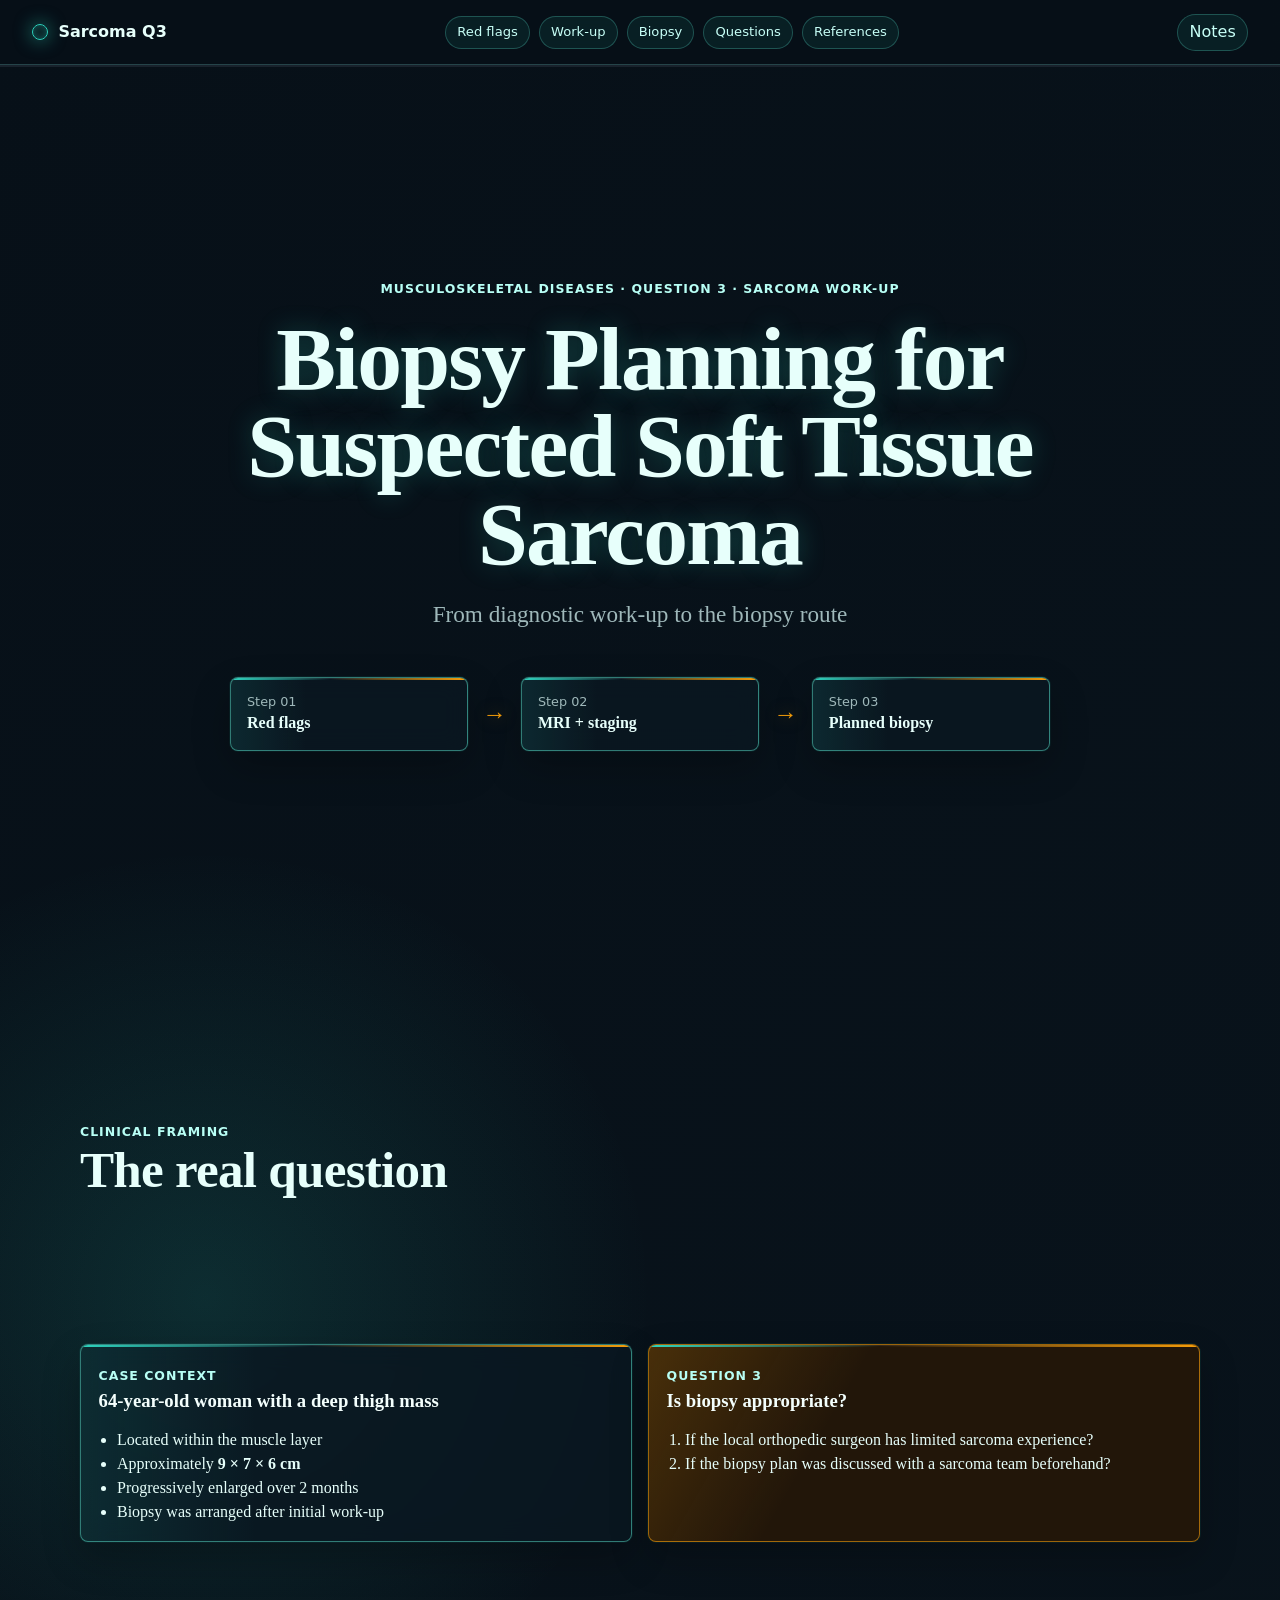
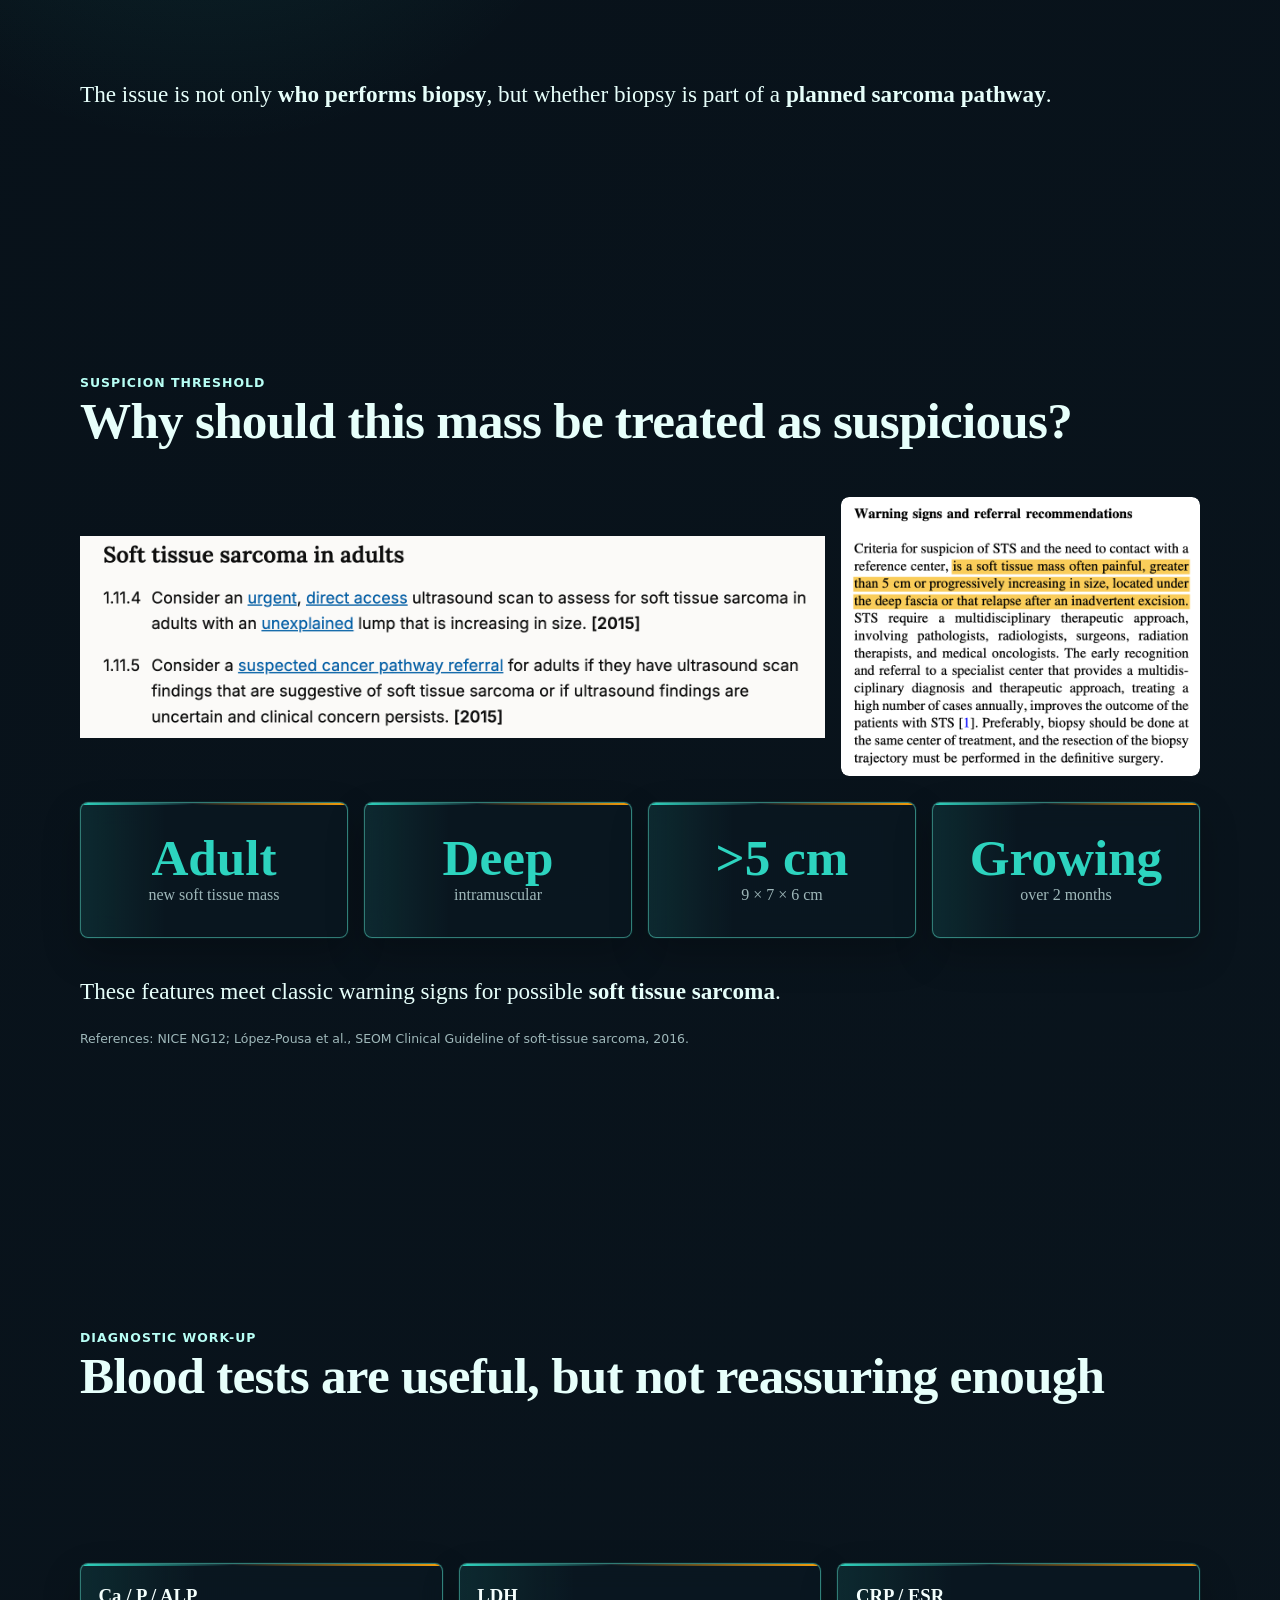
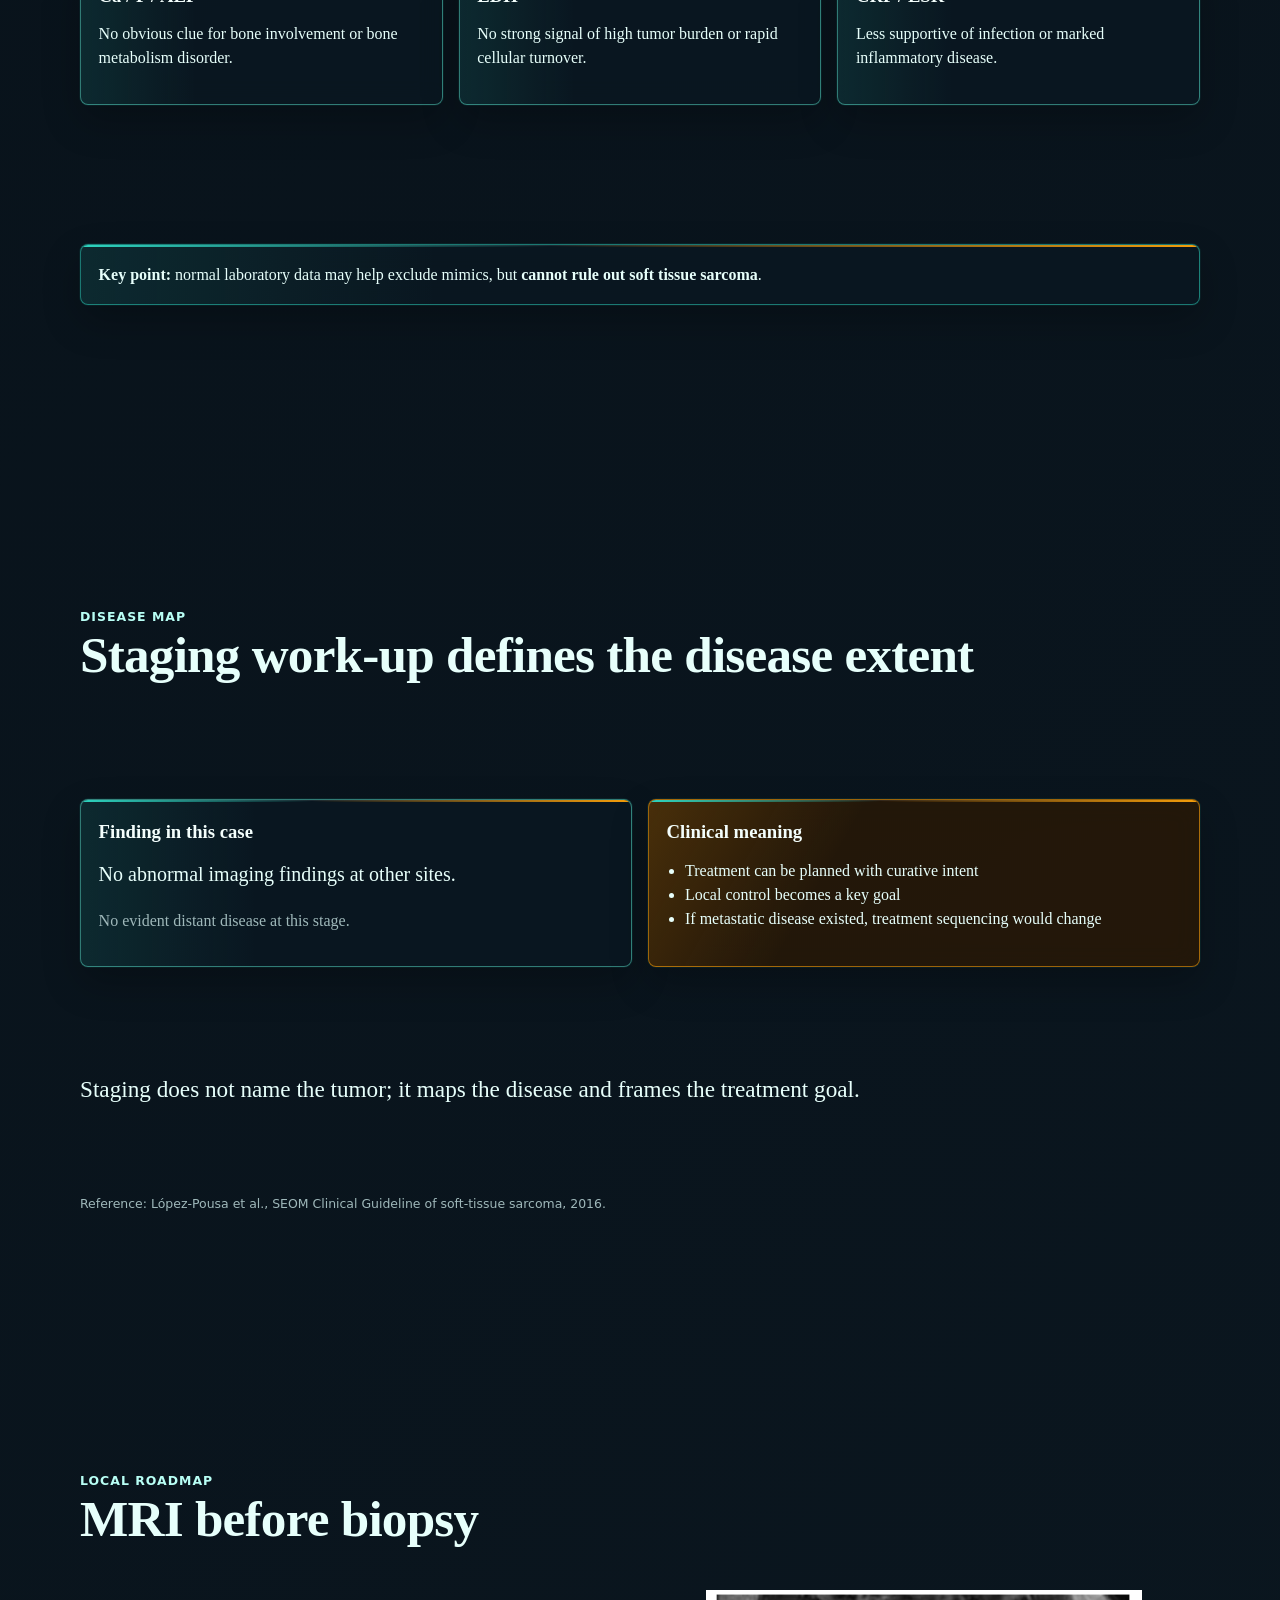
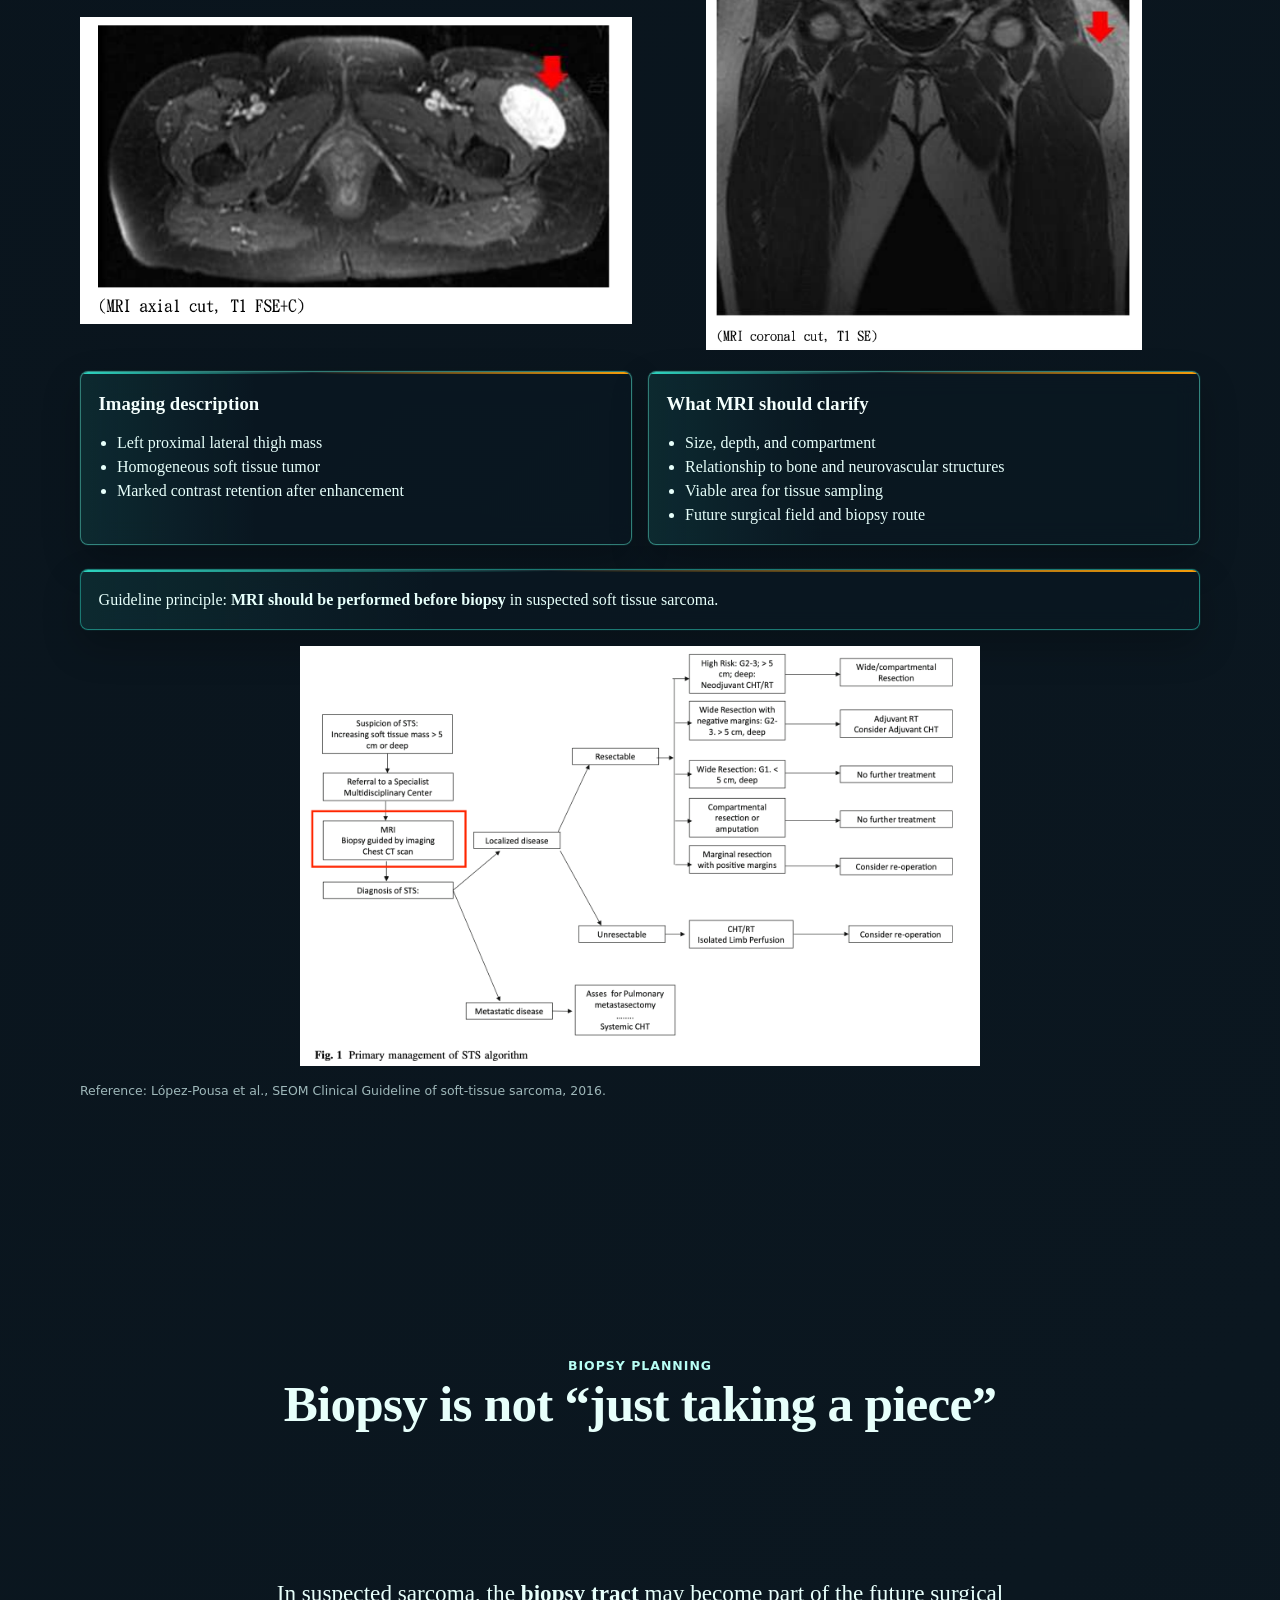
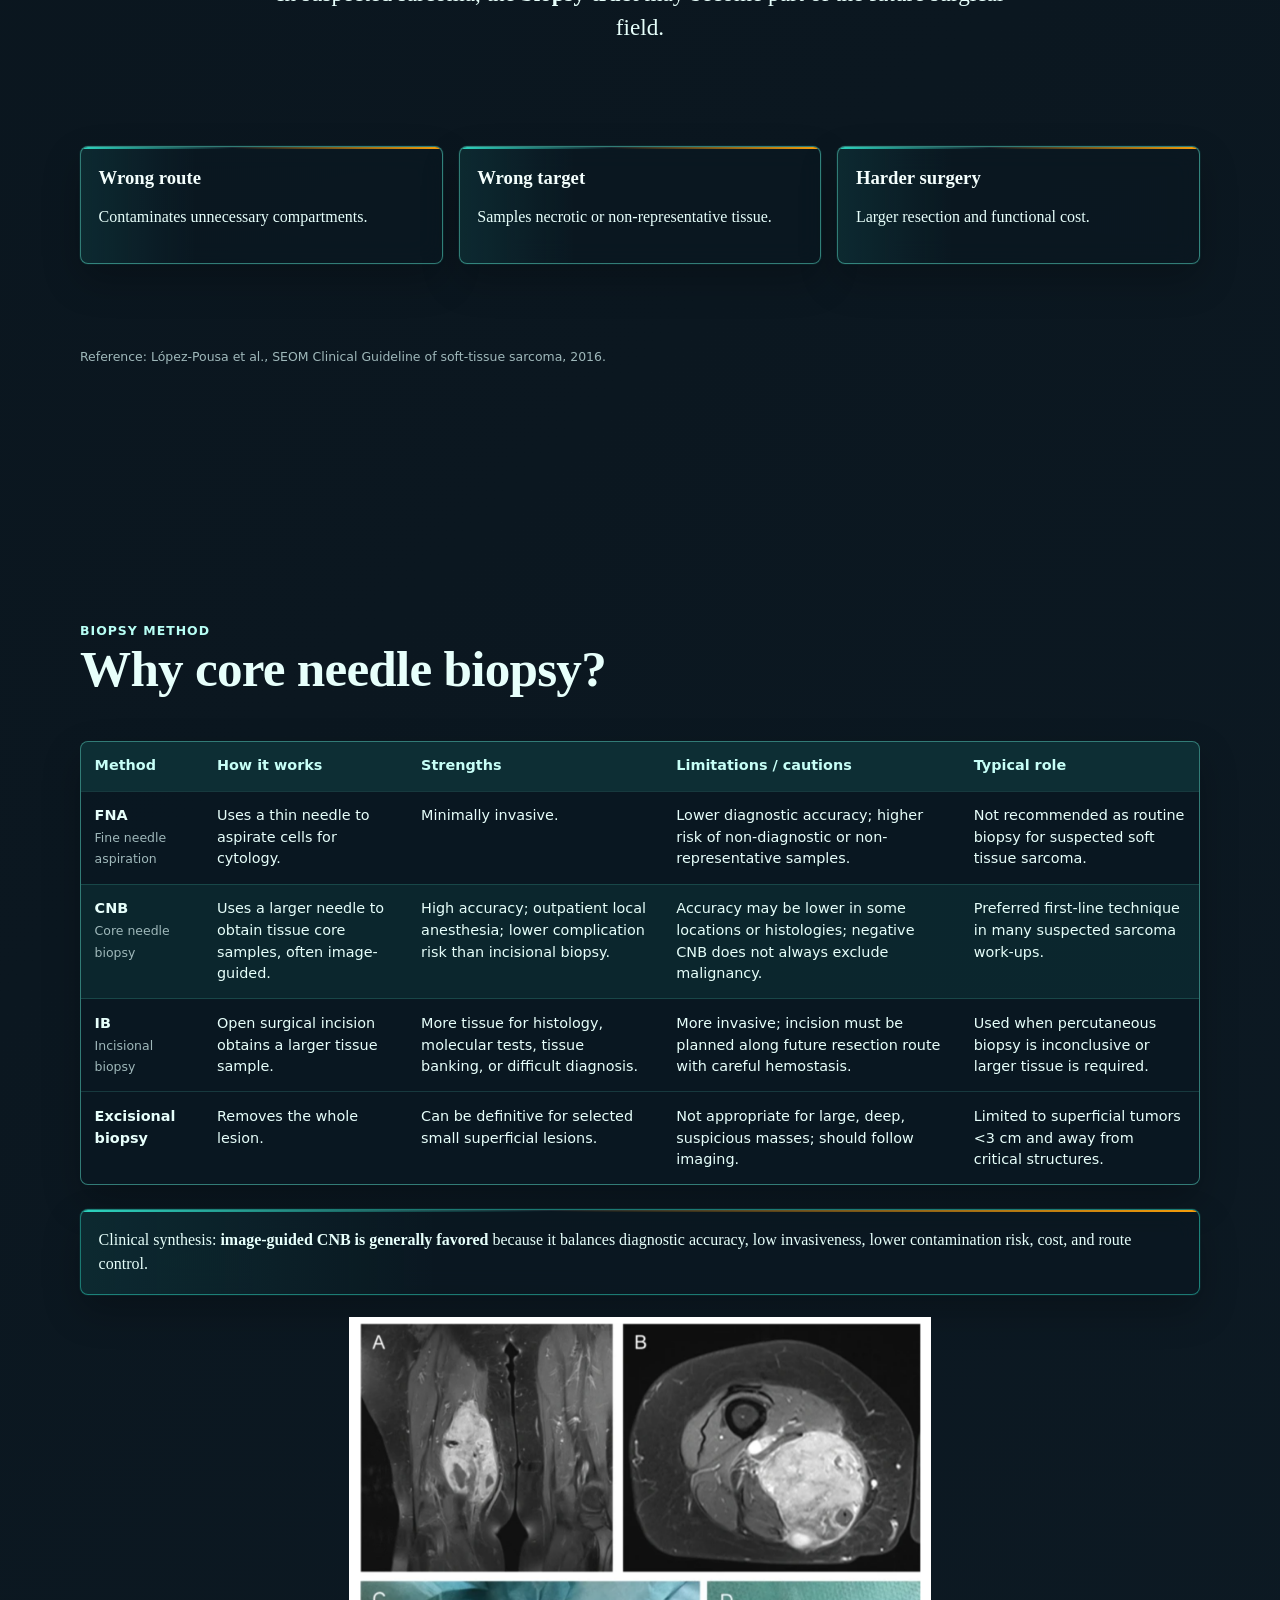
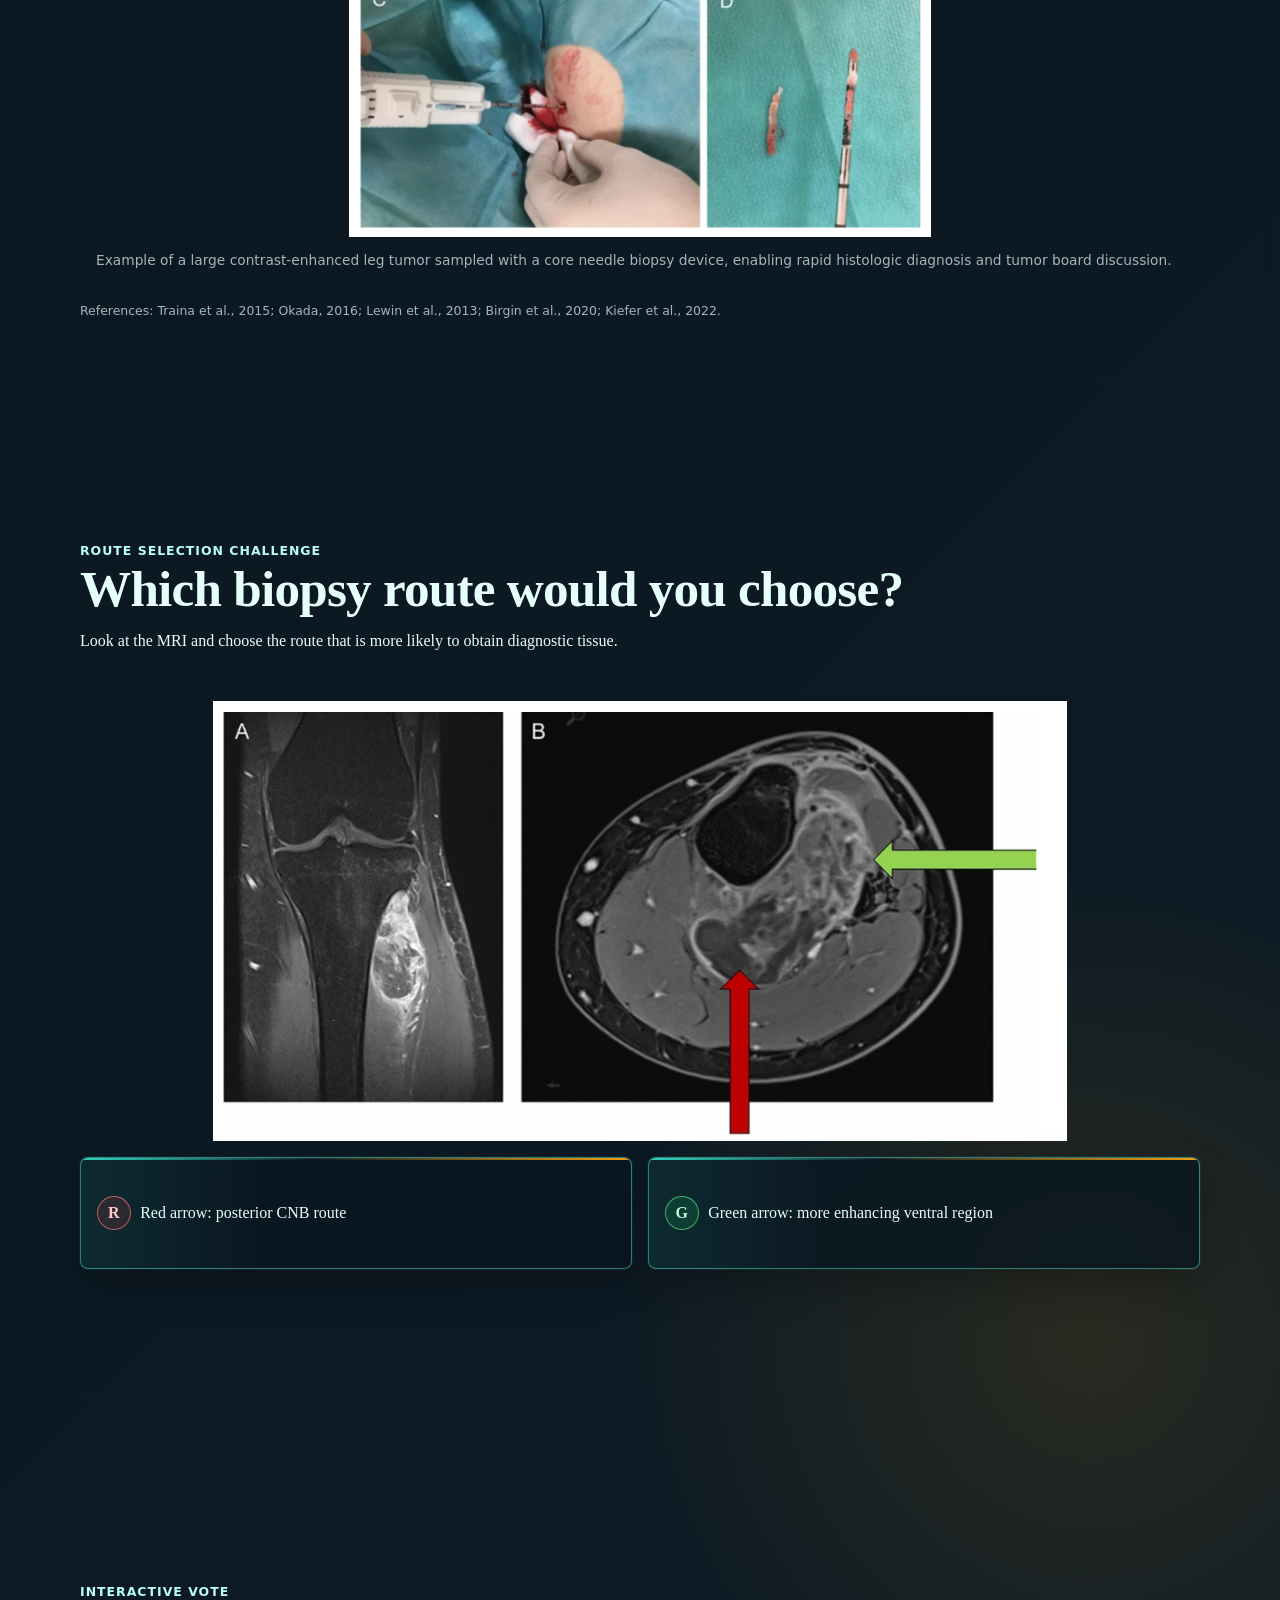
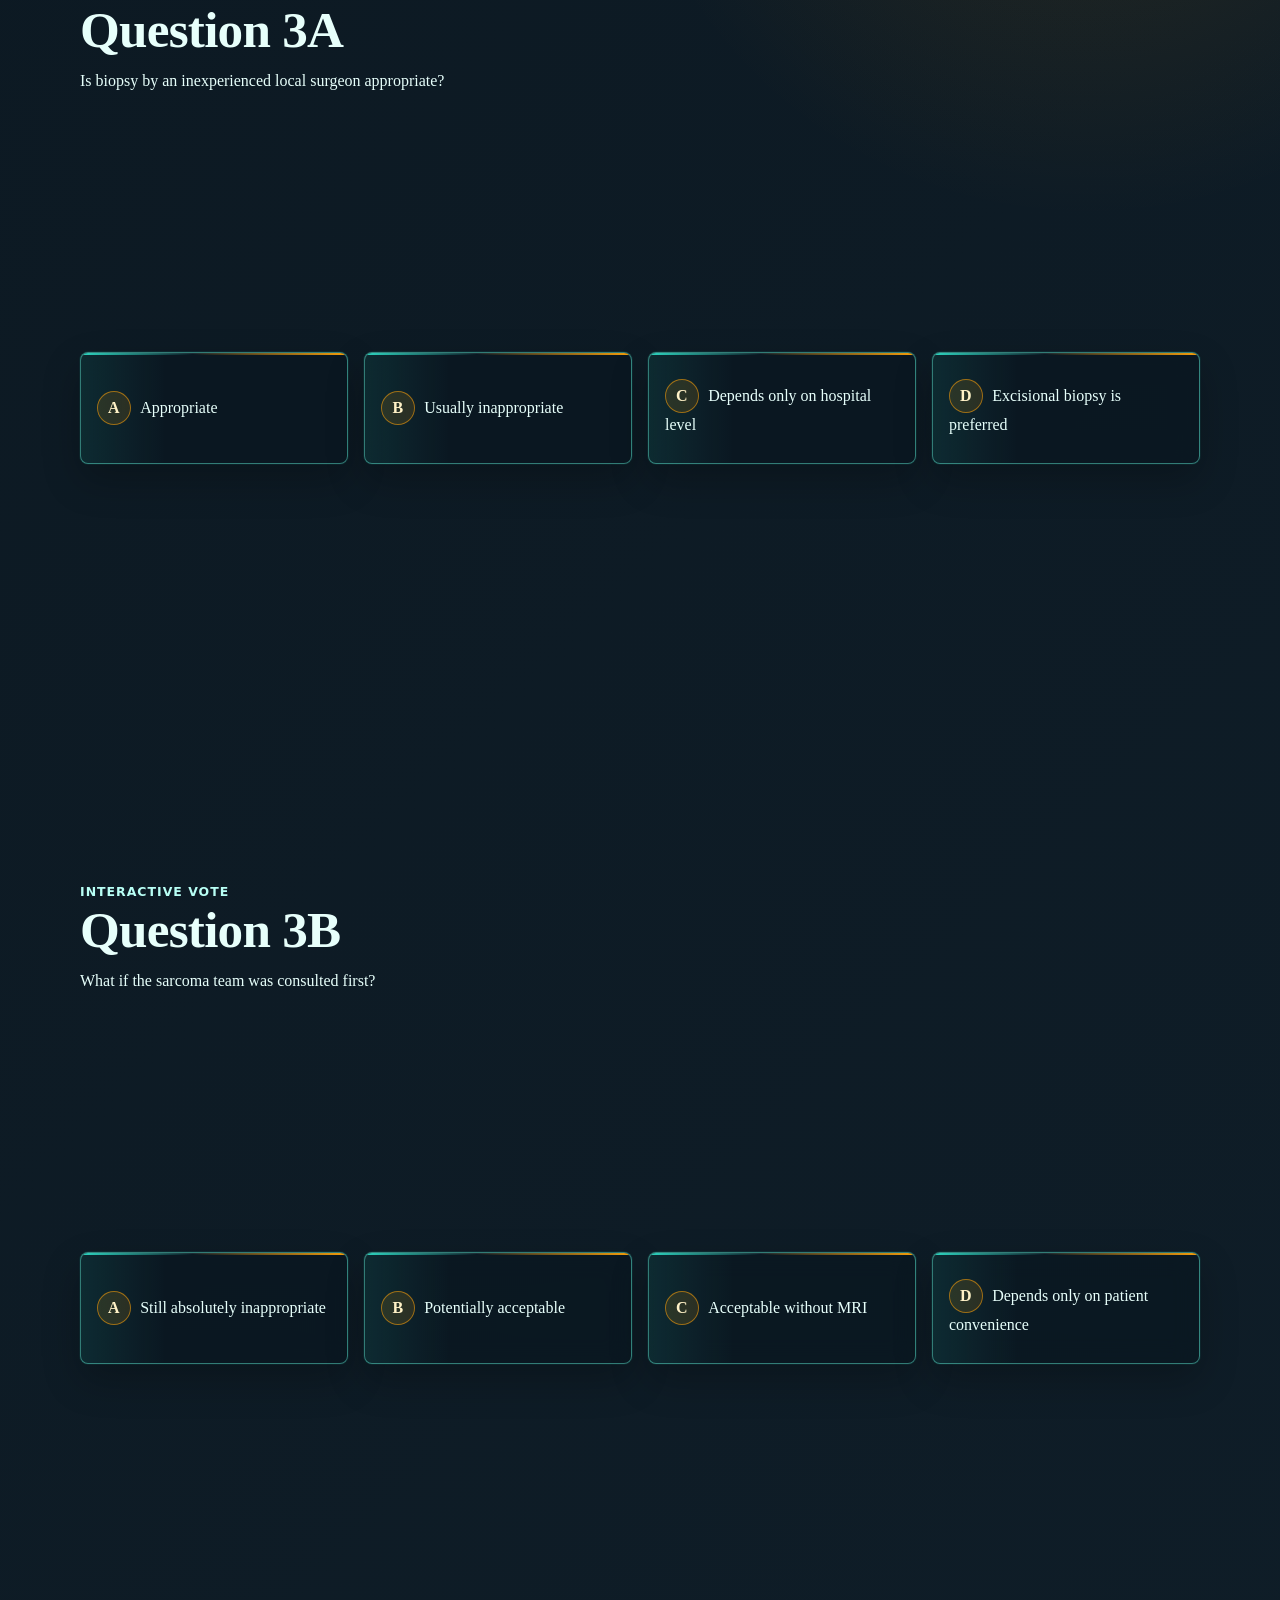
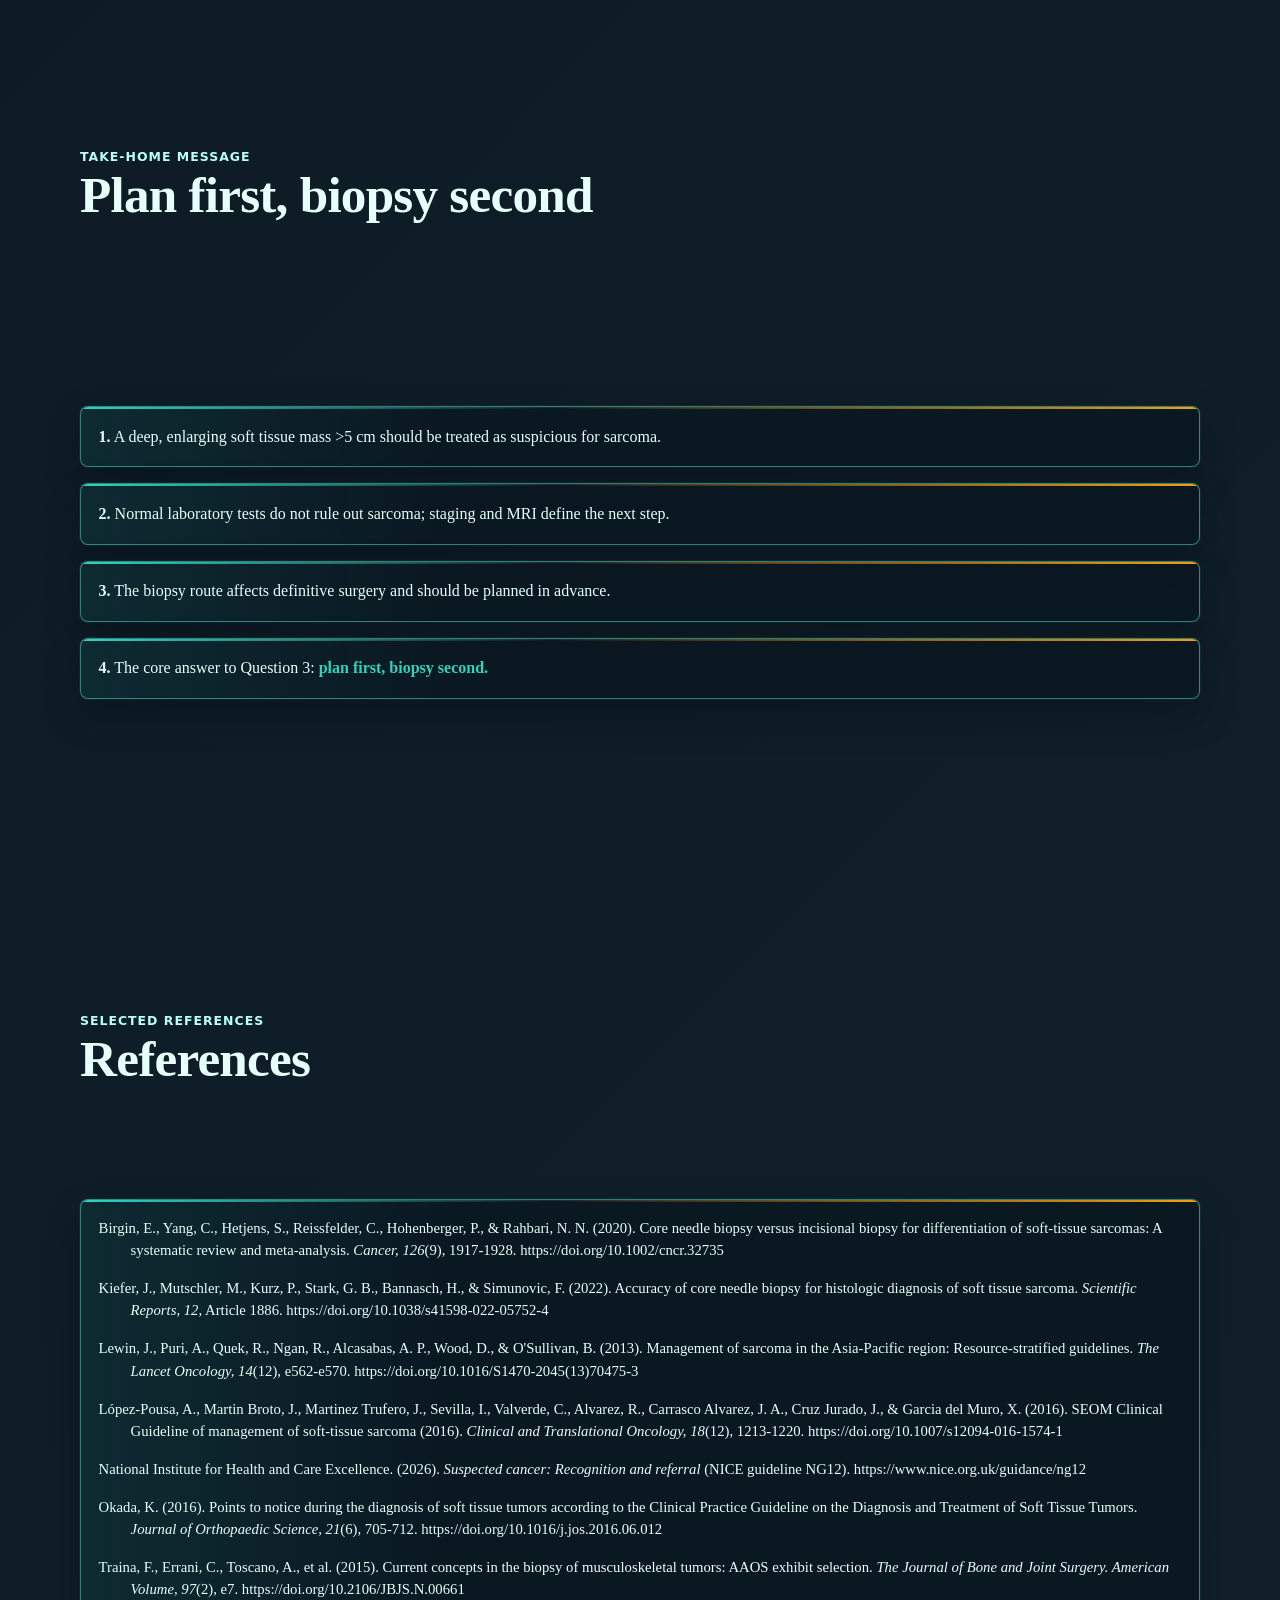
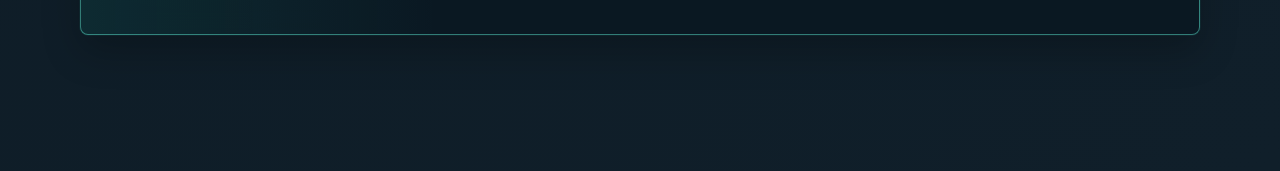
<file: index.html>
<!doctype html>
<html lang="en">
  <head>
    <meta charset="UTF-8" />
    <meta name="viewport" content="width=device-width, initial-scale=1.0" />
    <title>Biopsy Planning for Suspected Soft Tissue Sarcoma</title>
    <link rel="stylesheet" href="style.css" />
  </head>
  <body>
    <header class="topbar">
      <a class="brand" href="#hero">
        <span class="brand-mark"></span>
        <span>Sarcoma Q3</span>
      </a>
      <nav aria-label="Page sections">
        <a href="#red-flags">Red flags</a>
        <a href="#workup">Work-up</a>
        <a href="#biopsy">Biopsy</a>
        <a href="#questions">Questions</a>
        <a href="#references">References</a>
      </nav>
      <button class="notes-toggle" type="button" data-notes-toggle>Notes</button>
    </header>

    <div class="progress" aria-hidden="true">
      <div class="progress-bar" data-progress></div>
    </div>

    <main>
      <section class="hero" id="hero">
        <div class="hero-inner">
          <div class="eyebrow">Musculoskeletal Diseases · Question 3 · Sarcoma Work-up</div>
          <h1>Biopsy Planning for Suspected Soft Tissue Sarcoma</h1>
          <p class="lead">From diagnostic work-up to the biopsy route</p>

          <div class="pathway" aria-label="Presentation pathway">
            <div class="path-node">
              <span>Step 01</span>
              <strong>Red flags</strong>
            </div>
            <div class="path-arrow">→</div>
            <div class="path-node">
              <span>Step 02</span>
              <strong>MRI + staging</strong>
            </div>
            <div class="path-arrow">→</div>
            <div class="path-node">
              <span>Step 03</span>
              <strong>Planned biopsy</strong>
            </div>
          </div>

          <aside class="speaker-note">
            開場可以先說：這份報告聚焦在問題三，但不只回答「能不能切片」。疑似 sarcoma 的 biopsy 是整體治療計畫的一部分，所以會從 red flags、work-up、MRI 和 staging 講起，再回答誰適合安排 biopsy。
          </aside>
        </div>
      </section>

      <section class="section" id="question">
        <div class="section-title">
          <span class="kicker">Clinical framing</span>
          <h2>The real question</h2>
        </div>
        <div class="two-col">
          <article class="panel">
            <span class="panel-label">Case context</span>
            <h3>64-year-old woman with a deep thigh mass</h3>
            <ul>
              <li>Located within the muscle layer</li>
              <li>Approximately <strong>9 × 7 × 6 cm</strong></li>
              <li>Progressively enlarged over 2 months</li>
              <li>Biopsy was arranged after initial work-up</li>
            </ul>
          </article>
          <article class="panel emphasis">
            <span class="panel-label">Question 3</span>
            <h3>Is biopsy appropriate?</h3>
            <ol>
              <li>If the local orthopedic surgeon has limited sarcoma experience?</li>
              <li>If the biopsy plan was discussed with a sarcoma team beforehand?</li>
            </ol>
          </article>
        </div>
        <p class="takeaway">
          The issue is not only <strong>who performs biopsy</strong>, but whether biopsy is part of a
          <strong>planned sarcoma pathway</strong>.
        </p>
        <aside class="speaker-note">
          這張把問題重新定義。重點不是區域醫院能不能做，而是這個 biopsy 有沒有被放在 sarcoma 的診斷與治療路徑中規劃。
        </aside>
      </section>

      <section class="section" id="red-flags">
        <div class="section-title">
          <span class="kicker">Suspicion threshold</span>
          <h2>Why should this mass be treated as suspicious?</h2>
        </div>
        <div class="image-strip">
          <figure class="figure-card wide">
            <img src="sar1.png" alt="Guideline warning signs for suspicious soft tissue masses" />
          </figure>
          <figure class="figure-card">
            <img src="sar2.png" alt="Soft tissue sarcoma referral and warning sign summary" />
          </figure>
        </div>
        <div class="flag-grid">
          <article class="metric-card">
            <strong>Adult</strong>
            <span>new soft tissue mass</span>
          </article>
          <article class="metric-card">
            <strong>Deep</strong>
            <span>intramuscular</span>
          </article>
          <article class="metric-card">
            <strong>&gt;5 cm</strong>
            <span>9 × 7 × 6 cm</span>
          </article>
          <article class="metric-card">
            <strong>Growing</strong>
            <span>over 2 months</span>
          </article>
        </div>
        <p class="takeaway">These features meet classic warning signs for possible <strong>soft tissue sarcoma</strong>.</p>
        <p class="refline">References: NICE NG12; López-Pousa et al., SEOM Clinical Guideline of soft-tissue sarcoma, 2016.</p>
        <aside class="speaker-note">
          NICE 提到 adult unexplained lump 且 increasing in size 應快速評估 soft tissue sarcoma。SEOM guideline 也提到大於 5 公分、持續變大、深於 fascia 的腫塊要懷疑 sarcoma。
        </aside>
      </section>

      <section class="section" id="workup">
        <div class="section-title">
          <span class="kicker">Diagnostic work-up</span>
          <h2>Blood tests are useful, but not reassuring enough</h2>
        </div>
        <div class="three-col">
          <article class="panel">
            <h3>Ca / P / ALP</h3>
            <p>No obvious clue for bone involvement or bone metabolism disorder.</p>
          </article>
          <article class="panel">
            <h3>LDH</h3>
            <p>No strong signal of high tumor burden or rapid cellular turnover.</p>
          </article>
          <article class="panel">
            <h3>CRP / ESR</h3>
            <p>Less supportive of infection or marked inflammatory disease.</p>
          </article>
        </div>
        <div class="signal">
          <strong>Key point:</strong> normal laboratory data may help exclude mimics, but
          <strong>cannot rule out soft tissue sarcoma</strong>.
        </div>
        <aside class="speaker-note">
          抽血正常可以讓感染、明顯發炎、骨代謝異常或高腫瘤負荷的可能性下降，但 soft tissue sarcoma 很可能抽血完全正常。
        </aside>
      </section>

      <section class="section">
        <div class="section-title">
          <span class="kicker">Disease map</span>
          <h2>Staging work-up defines the disease extent</h2>
        </div>
        <div class="two-col">
          <article class="panel">
            <h3>Finding in this case</h3>
            <p class="big-text">No abnormal imaging findings at other sites.</p>
            <p class="muted">No evident distant disease at this stage.</p>
          </article>
          <article class="panel emphasis">
            <h3>Clinical meaning</h3>
            <ul>
              <li>Treatment can be planned with curative intent</li>
              <li>Local control becomes a key goal</li>
              <li>If metastatic disease existed, treatment sequencing would change</li>
            </ul>
          </article>
        </div>
        <p class="takeaway">Staging does not name the tumor; it maps the disease and frames the treatment goal.</p>
        <p class="refline">Reference: López-Pousa et al., SEOM Clinical Guideline of soft-tissue sarcoma, 2016.</p>
        <aside class="speaker-note">
          Staging 不是要命名腫瘤，而是看疾病範圍。教案中其他部位無異常影像，代表目前沒有明顯遠端轉移，可朝局部控制與治癒性切除規劃。
        </aside>
      </section>

      <section class="section">
        <div class="section-title">
          <span class="kicker">Local roadmap</span>
          <h2>MRI before biopsy</h2>
        </div>
        <div class="image-grid two">
          <figure class="figure-card">
            <img src="mri1.png" alt="MRI example showing a suspicious soft tissue tumor" />
          </figure>
          <figure class="figure-card">
            <img src="mri2.png" alt="MRI example showing local anatomy for biopsy planning" />
          </figure>
        </div>
        <div class="two-col">
          <article class="panel">
            <h3>Imaging description</h3>
            <ul>
              <li>Left proximal lateral thigh mass</li>
              <li>Homogeneous soft tissue tumor</li>
              <li>Marked contrast retention after enhancement</li>
            </ul>
          </article>
          <article class="panel">
            <h3>What MRI should clarify</h3>
            <ul>
              <li>Size, depth, and compartment</li>
              <li>Relationship to bone and neurovascular structures</li>
              <li>Viable area for tissue sampling</li>
              <li>Future surgical field and biopsy route</li>
            </ul>
          </article>
        </div>
        <div class="signal">
          Guideline principle: <strong>MRI should be performed before biopsy</strong> in suspected soft tissue sarcoma.
        </div>
        <figure class="figure-card evidence-figure">
          <img src="mri3.png" alt="Guideline excerpt supporting MRI before biopsy in suspected soft tissue sarcoma" />
        </figure>
        <p class="refline">Reference: López-Pousa et al., SEOM Clinical Guideline of soft-tissue sarcoma, 2016.</p>
        <aside class="speaker-note">
          Contrast retention 代表顯影劑在腫瘤內停留，常提示腫瘤具有實質性血流供應或較豐富的間質成分；在 myxoid tumor 中，也可能和黏液樣基質造成的延遲顯影有關。
        </aside>
      </section>

      <section class="section" id="biopsy">
        <div class="section-title center">
          <span class="kicker">Biopsy planning</span>
          <h2>Biopsy is not “just taking a piece”</h2>
        </div>
        <p class="center-statement">
          In suspected sarcoma, the <strong>biopsy tract</strong> may become part of the future surgical field.
        </p>
        <div class="three-col">
          <article class="panel">
            <h3>Wrong route</h3>
            <p>Contaminates unnecessary compartments.</p>
          </article>
          <article class="panel">
            <h3>Wrong target</h3>
            <p>Samples necrotic or non-representative tissue.</p>
          </article>
          <article class="panel">
            <h3>Harder surgery</h3>
            <p>Larger resection and functional cost.</p>
          </article>
        </div>
        <p class="refline">Reference: López-Pousa et al., SEOM Clinical Guideline of soft-tissue sarcoma, 2016.</p>
        <aside class="speaker-note">
          Sarcoma 的 biopsy tract 可能被腫瘤細胞污染，所以後續 definitive surgery 通常要把這條路徑一起切掉。
        </aside>
      </section>

      <section class="section">
        <div class="section-title">
          <span class="kicker">Biopsy method</span>
          <h2>Why core needle biopsy?</h2>
        </div>
        <div class="table-wrap">
          <table class="comparison-table">
            <thead>
              <tr>
                <th>Method</th>
                <th>How it works</th>
                <th>Strengths</th>
                <th>Limitations / cautions</th>
                <th>Typical role</th>
              </tr>
            </thead>
            <tbody>
              <tr>
                <td><strong>FNA</strong><br /><span>Fine needle aspiration</span></td>
                <td>Uses a thin needle to aspirate cells for cytology.</td>
                <td>Minimally invasive.</td>
                <td>Lower diagnostic accuracy; higher risk of non-diagnostic or non-representative samples.</td>
                <td>Not recommended as routine biopsy for suspected soft tissue sarcoma.</td>
              </tr>
              <tr class="highlight-row">
                <td><strong>CNB</strong><br /><span>Core needle biopsy</span></td>
                <td>Uses a larger needle to obtain tissue core samples, often image-guided.</td>
                <td>High accuracy; outpatient local anesthesia; lower complication risk than incisional biopsy.</td>
                <td>Accuracy may be lower in some locations or histologies; negative CNB does not always exclude malignancy.</td>
                <td>Preferred first-line technique in many suspected sarcoma work-ups.</td>
              </tr>
              <tr>
                <td><strong>IB</strong><br /><span>Incisional biopsy</span></td>
                <td>Open surgical incision obtains a larger tissue sample.</td>
                <td>More tissue for histology, molecular tests, tissue banking, or difficult diagnosis.</td>
                <td>More invasive; incision must be planned along future resection route with careful hemostasis.</td>
                <td>Used when percutaneous biopsy is inconclusive or larger tissue is required.</td>
              </tr>
              <tr>
                <td><strong>Excisional biopsy</strong></td>
                <td>Removes the whole lesion.</td>
                <td>Can be definitive for selected small superficial lesions.</td>
                <td>Not appropriate for large, deep, suspicious masses; should follow imaging.</td>
                <td>Limited to superficial tumors &lt;3 cm and away from critical structures.</td>
              </tr>
            </tbody>
          </table>
        </div>
        <div class="signal">
          Clinical synthesis: <strong>image-guided CNB is generally favored</strong> because it balances diagnostic accuracy, low invasiveness, lower contamination risk, cost, and route control.
        </div>
        <figure class="figure-card cnb-figure">
          <img src="cnb.png" alt="Core needle biopsy clinical example with MRI and biopsy device" />
          <figcaption>
            Example of a large contrast-enhanced leg tumor sampled with a core needle biopsy device, enabling rapid histologic diagnosis and tumor board discussion.
          </figcaption>
        </figure>
        <p class="refline">
          References: Traina et al., 2015; Okada, 2016; Lewin et al., 2013; Birgin et al., 2020; Kiefer et al., 2022.
        </p>
        <aside class="speaker-note">
          重點不是把腫瘤整顆先挖掉，而是用足夠、正確路徑的組織診斷來規劃後續治療。這張圖是一位 78 歲病人，左腿有大型可觸摸腫塊。MRI 顯示 15 乘 9 公分的異質性顯影腫瘤，醫療團隊使用 HistoCore core needle biopsy device 取樣。初診後一天，病理就診斷為 high-grade sarcoma；五天後免疫組織化學進一步確認為 undifferentiated pleomorphic sarcoma，使團隊能在初診後七天進入跨專科 tumor board 討論。
        </aside>
      </section>

      <section class="section route-case">
        <div class="section-title">
          <span class="kicker">Route selection challenge</span>
          <h2>Which biopsy route would you choose?</h2>
          <p>Look at the MRI and choose the route that is more likely to obtain diagnostic tissue.</p>
        </div>
        <figure class="figure-card route-figure">
          <img src="case%20example.png" alt="MRI case example with red and green biopsy route arrows" />
        </figure>
        <div class="poll-grid route-poll" data-poll>
          <button class="choice" type="button" data-choice="red"><span>R</span>Red arrow: posterior CNB route</button>
          <button class="choice correct" type="button" data-choice="green"><span>G</span>Green arrow: more enhancing ventral region</button>
        </div>
        <div class="answer-panel" data-answer>
          <strong>Teaching point: Green arrow is the better diagnostic target in this case.</strong>
          <ul>
            <li>The red-arrow posterior CNBs were chosen to avoid the peroneal nerve but were inconclusive.</li>
            <li>The green-arrow ventral region showed stronger enhancement and ultimately required open biopsy.</li>
            <li>Two failed CNBs delayed diagnosis by about 2.5 weeks.</li>
            <li>A negative or non-diagnostic CNB does not exclude malignancy; clinical, radiologic, and pathologic correlation is essential.</li>
          </ul>
        </div>
        <aside class="speaker-note">
          這是一位 19 歲女孩的腿部腫瘤 MRI。影像顯示一顆異質性、顯影明顯的腫瘤。醫療團隊一開始選擇從腫瘤後側做兩次經皮粗針切片，也就是圖中的紅色箭頭，主要是因為腫瘤腹側和腓神經關係很近，希望避開神經。不過兩次切片都沒有得到明確病理結果。後來必須從顯影更明顯的腹側區域，也就是綠色箭頭，做 open biopsy，才診斷出 extraskeletal Ewing sarcoma。這個案例造成大約兩週半的診斷延遲，也提醒我們：陰性或無法診斷的 CNB 不能直接排除惡性，臨床、影像和病理必須一起判讀。
        </aside>
      </section>

      <section class="section" id="questions">
        <div class="section-title">
          <span class="kicker">Interactive vote</span>
          <h2>Question 3A</h2>
          <p>Is biopsy by an inexperienced local surgeon appropriate?</p>
        </div>
        <div class="poll-grid" data-poll>
          <button class="choice" type="button" data-choice="A"><span>A</span>Appropriate</button>
          <button class="choice correct" type="button" data-choice="B"><span>B</span>Usually inappropriate</button>
          <button class="choice" type="button" data-choice="C"><span>C</span>Depends only on hospital level</button>
          <button class="choice" type="button" data-choice="D"><span>D</span>Excisional biopsy is preferred</button>
        </div>
        <div class="answer-panel" data-answer>
          <strong>Suggested answer: B. Usually inappropriate.</strong>
          <p>The concern is separating the diagnostic act from the treatment plan. Referral or pre-biopsy discussion with a sarcoma team is preferred.</p>
          <figure class="figure-card answer-figure">
            <img src="table2.png" alt="Resource-stratified biopsy guidance for sarcoma management" />
            <figcaption>
              Lewin, J., Puri, A., Quek, R., Ngan, R., Alcasabas, A. P., Wood, D., & Thomas, D. (2013).
              Management of sarcoma in the Asia-Pacific region: Resource-stratified guidelines.
              <i>The Lancet Oncology, 14</i>(12), e562-e570. https://doi.org/10.1016/S1470-2045(13)70475-3
            </figcaption>
          </figure>
        </div>
        <aside class="speaker-note">
          可以先問同學投票，再點選 B 揭曉答案。重點是這顆腫瘤已經符合疑似 sarcoma 的警訊，biopsy route 會影響後續手術。
        </aside>
      </section>

      <section class="section">
        <div class="section-title">
          <span class="kicker">Interactive vote</span>
          <h2>Question 3B</h2>
          <p>What if the sarcoma team was consulted first?</p>
        </div>
        <div class="poll-grid" data-poll>
          <button class="choice" type="button" data-choice="A"><span>A</span>Still absolutely inappropriate</button>
          <button class="choice correct" type="button" data-choice="B"><span>B</span>Potentially acceptable</button>
          <button class="choice" type="button" data-choice="C"><span>C</span>Acceptable without MRI</button>
          <button class="choice" type="button" data-choice="D"><span>D</span>Depends only on patient convenience</button>
        </div>
        <div class="answer-panel" data-answer>
          <strong>Suggested answer: B. Potentially acceptable.</strong>
          <p>A reasonable model is: <strong>sarcoma team plans, local team executes</strong>, with complete MRI, staging, route planning, and handoff.</p>
        </div>
        <aside class="speaker-note">
          這題不要走極端。當地切片不是絕對不行，但前提是由 sarcoma team 規劃，區域醫院只是依計畫執行。
        </aside>
      </section>

      <section class="section">
        <div class="section-title">
          <span class="kicker">Take-home message</span>
          <h2>Plan first, biopsy second</h2>
        </div>
        <div class="message-list">
          <article class="panel"><strong>1.</strong> A deep, enlarging soft tissue mass &gt;5 cm should be treated as suspicious for sarcoma.</article>
          <article class="panel"><strong>2.</strong> Normal laboratory tests do not rule out sarcoma; staging and MRI define the next step.</article>
          <article class="panel"><strong>3.</strong> The biopsy route affects definitive surgery and should be planned in advance.</article>
          <article class="panel"><strong>4.</strong> The core answer to Question 3: <span>plan first, biopsy second.</span></article>
        </div>
        <aside class="speaker-note">
          結尾用四句話收束，讓同學記得這題的核心不是「哪家醫院」，而是「先規劃，再切片」。
        </aside>
      </section>

      <section class="section" id="references">
        <div class="section-title">
          <span class="kicker">Selected references</span>
          <h2>References</h2>
        </div>
        <div class="panel apa-list">
          <p>
            Birgin, E., Yang, C., Hetjens, S., Reissfelder, C., Hohenberger, P., & Rahbari, N. N. (2020).
            Core needle biopsy versus incisional biopsy for differentiation of soft-tissue sarcomas:
            A systematic review and meta-analysis. <i>Cancer, 126</i>(9), 1917-1928.
            https://doi.org/10.1002/cncr.32735
          </p>
          <p>
            Kiefer, J., Mutschler, M., Kurz, P., Stark, G. B., Bannasch, H., & Simunovic, F. (2022).
            Accuracy of core needle biopsy for histologic diagnosis of soft tissue sarcoma.
            <i>Scientific Reports, 12</i>, Article 1886. https://doi.org/10.1038/s41598-022-05752-4
          </p>
          <p>
            Lewin, J., Puri, A., Quek, R., Ngan, R., Alcasabas, A. P., Wood, D., & O'Sullivan, B. (2013).
            Management of sarcoma in the Asia-Pacific region: Resource-stratified guidelines.
            <i>The Lancet Oncology, 14</i>(12), e562-e570. https://doi.org/10.1016/S1470-2045(13)70475-3
          </p>
          <p>
            López-Pousa, A., Martin Broto, J., Martinez Trufero, J., Sevilla, I., Valverde, C.,
            Alvarez, R., Carrasco Alvarez, J. A., Cruz Jurado, J., & Garcia del Muro, X. (2016).
            SEOM Clinical Guideline of management of soft-tissue sarcoma (2016).
            <i>Clinical and Translational Oncology, 18</i>(12), 1213-1220.
            https://doi.org/10.1007/s12094-016-1574-1
          </p>
          <p>
            National Institute for Health and Care Excellence. (2026).
            <i>Suspected cancer: Recognition and referral</i> (NICE guideline NG12).
            https://www.nice.org.uk/guidance/ng12
          </p>
          <p>
            Okada, K. (2016). Points to notice during the diagnosis of soft tissue tumors according to the
            Clinical Practice Guideline on the Diagnosis and Treatment of Soft Tissue Tumors.
            <i>Journal of Orthopaedic Science, 21</i>(6), 705-712. https://doi.org/10.1016/j.jos.2016.06.012
          </p>
          <p>
            Traina, F., Errani, C., Toscano, A., et al. (2015). Current concepts in the biopsy of
            musculoskeletal tumors: AAOS exhibit selection.
            <i>The Journal of Bone and Joint Surgery. American Volume, 97</i>(2), e7.
            https://doi.org/10.2106/JBJS.N.00661
          </p>
        </div>
      </section>
    </main>

    <script src="script.js"></script>
  </body>
</html>
</file>
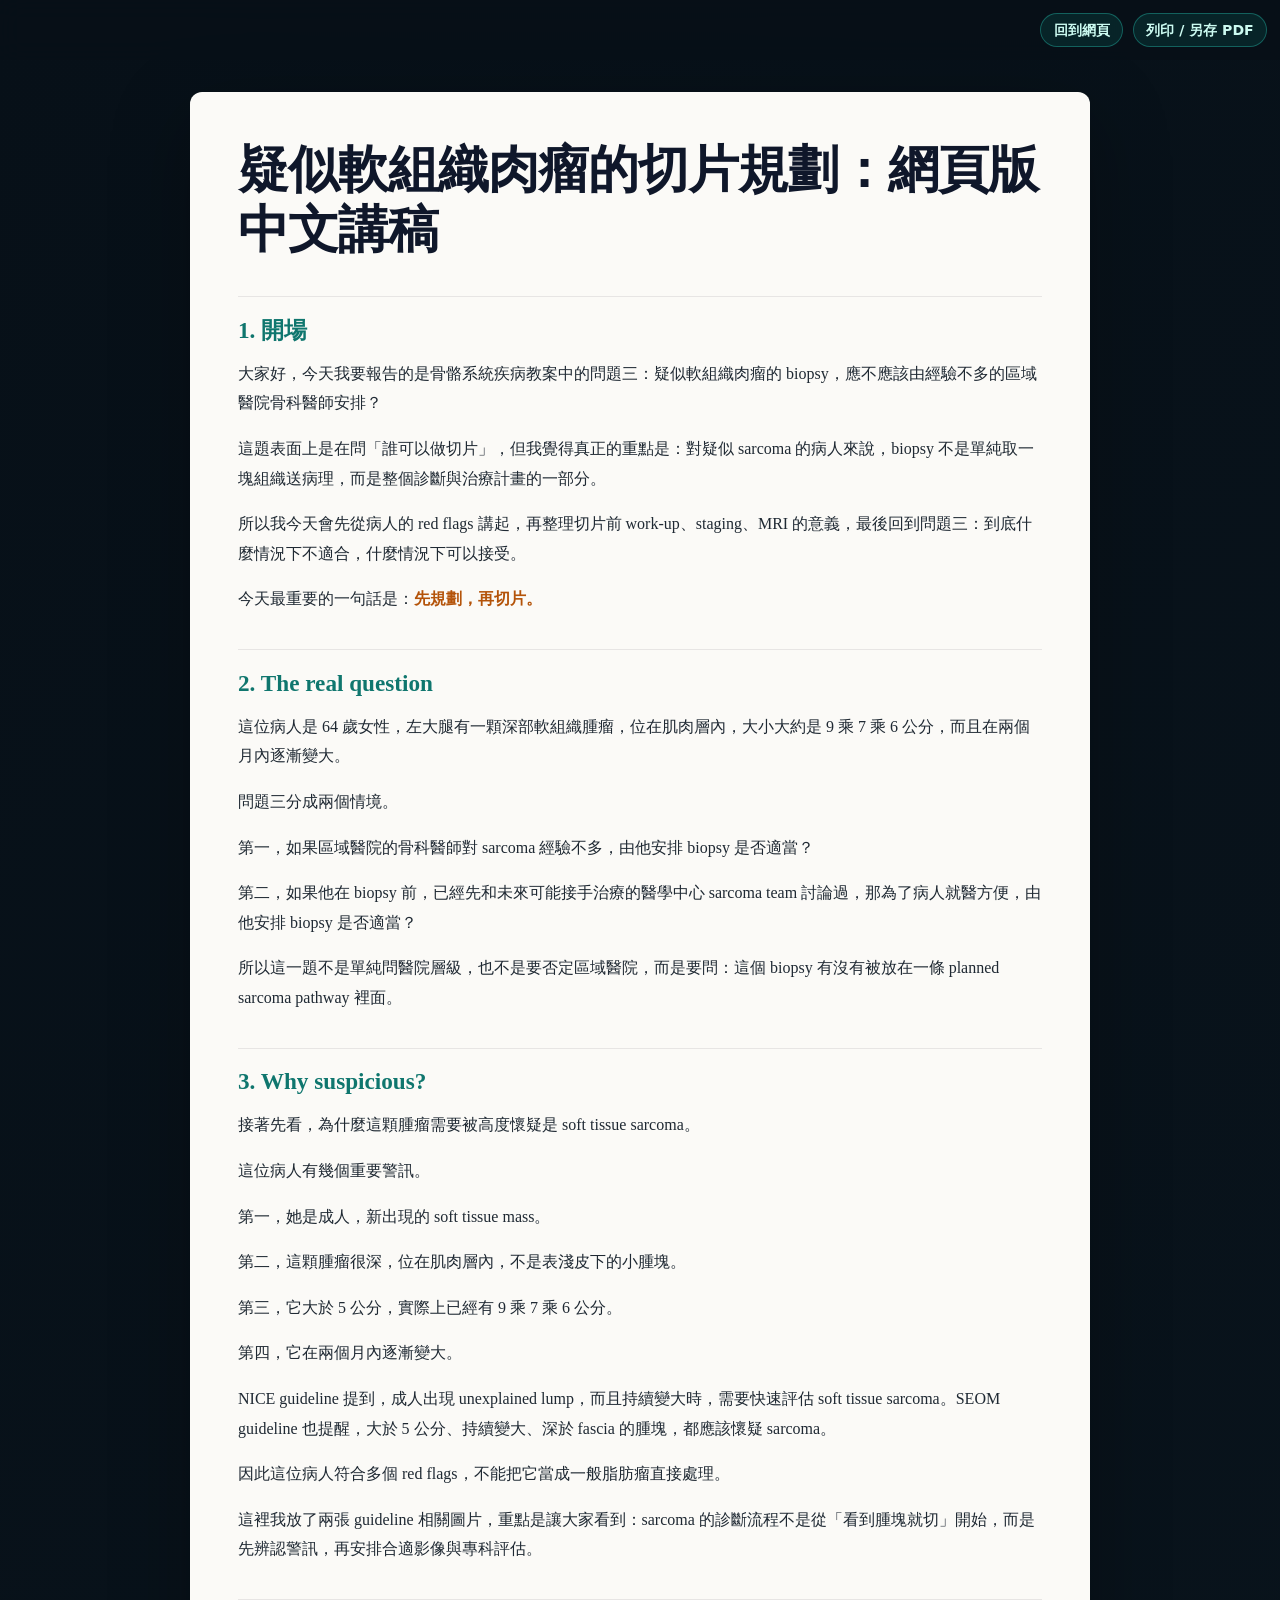
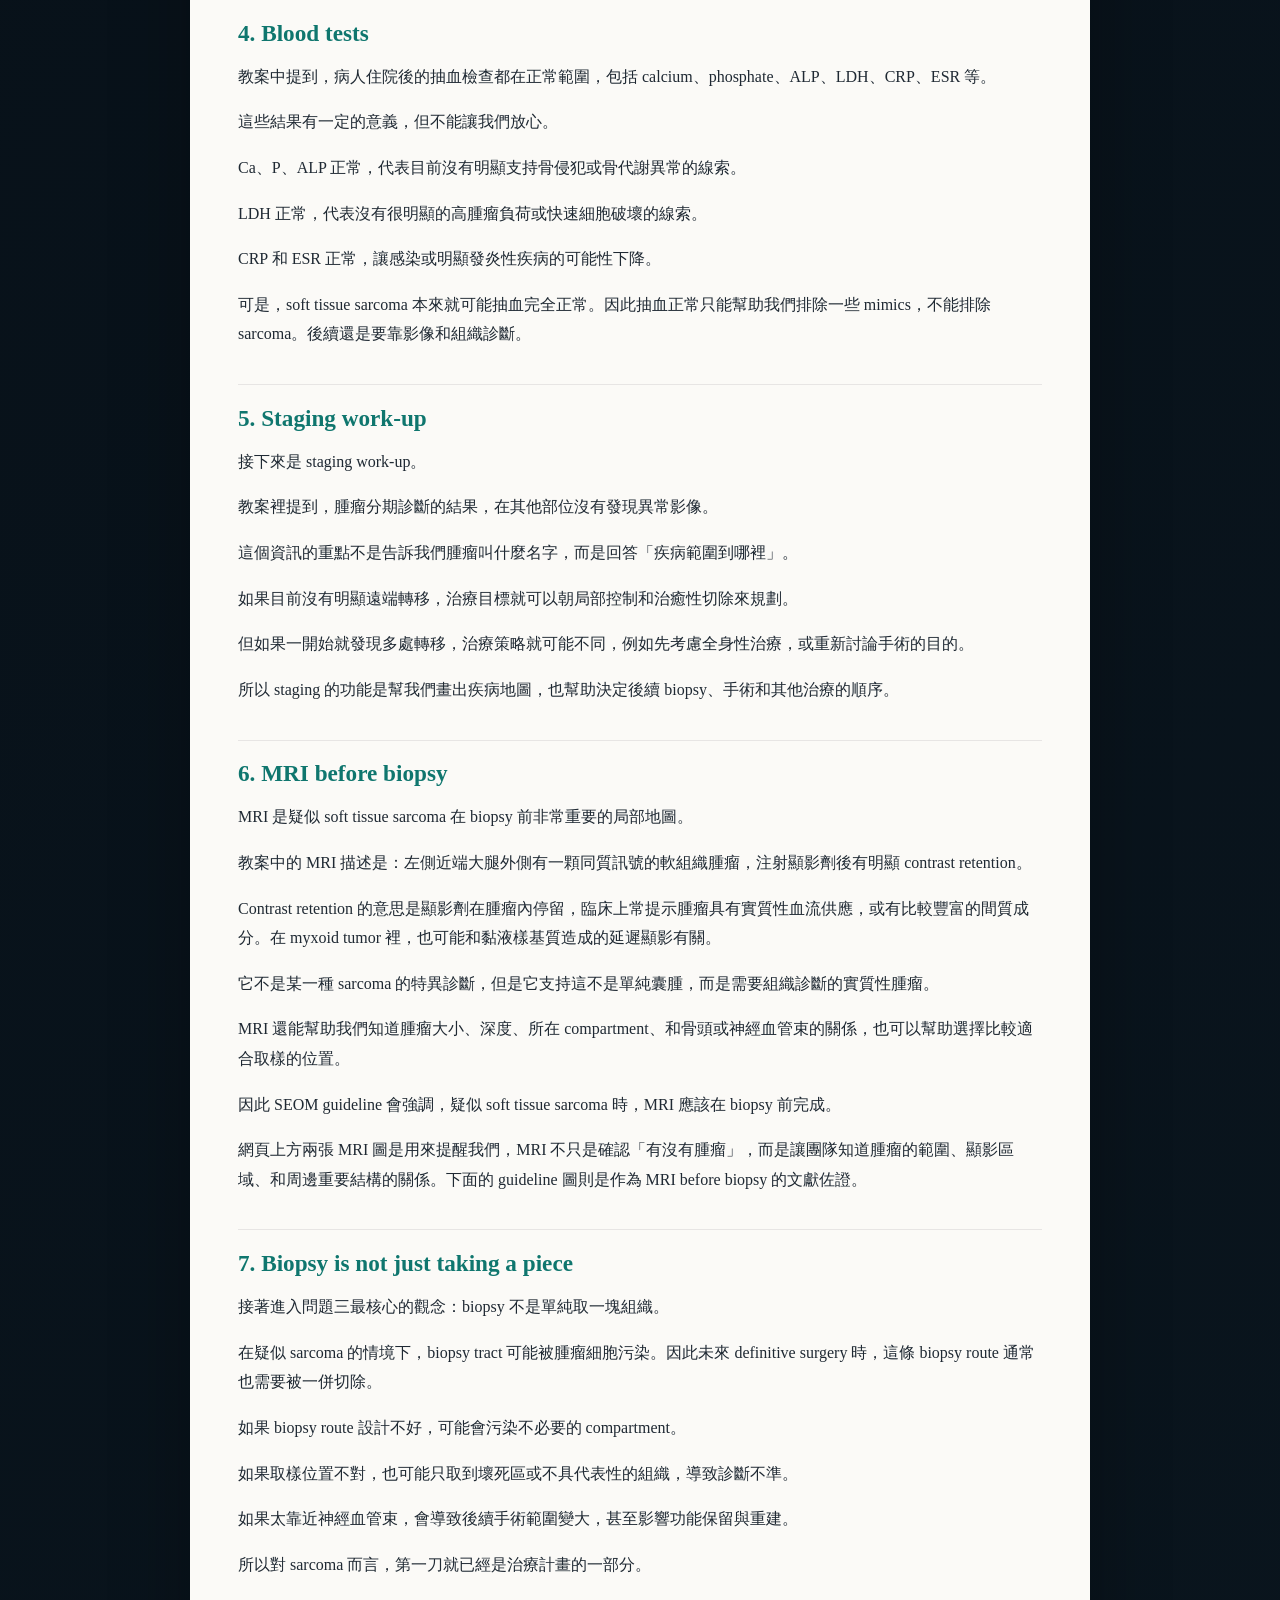
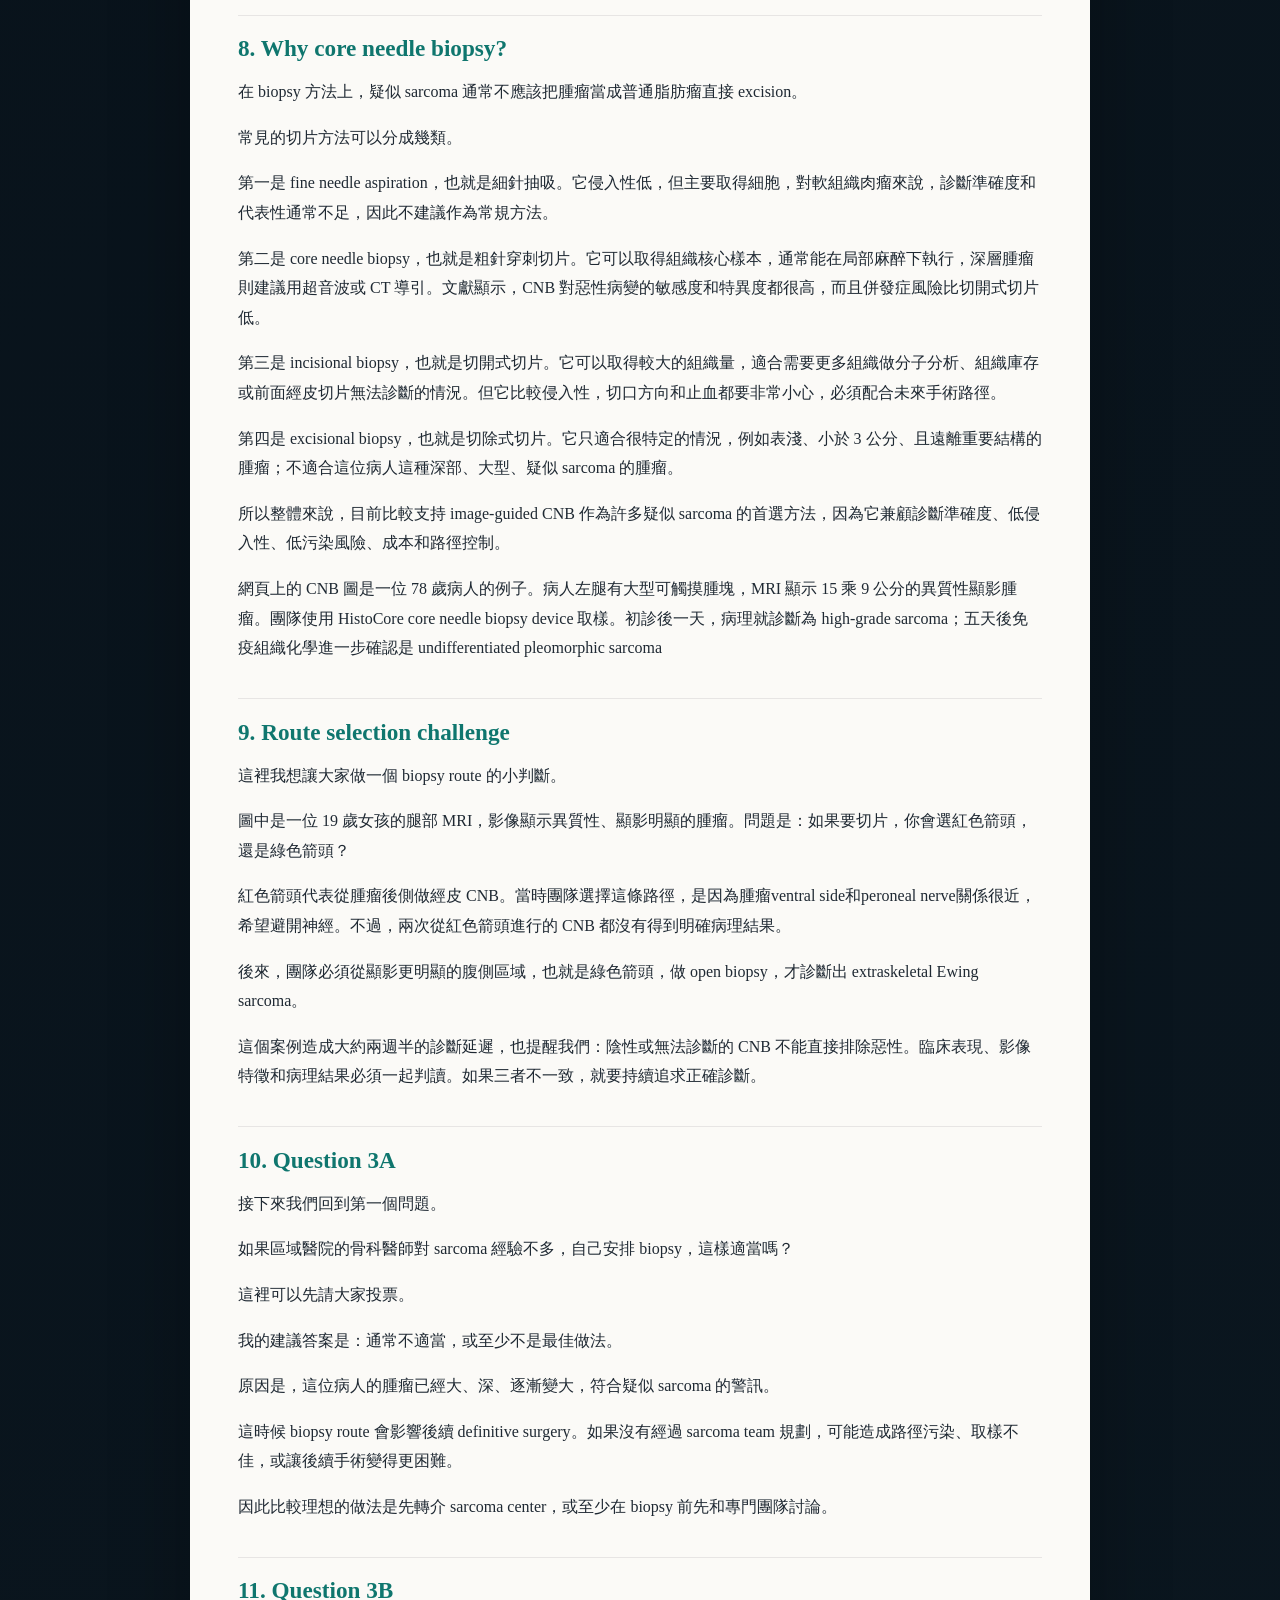
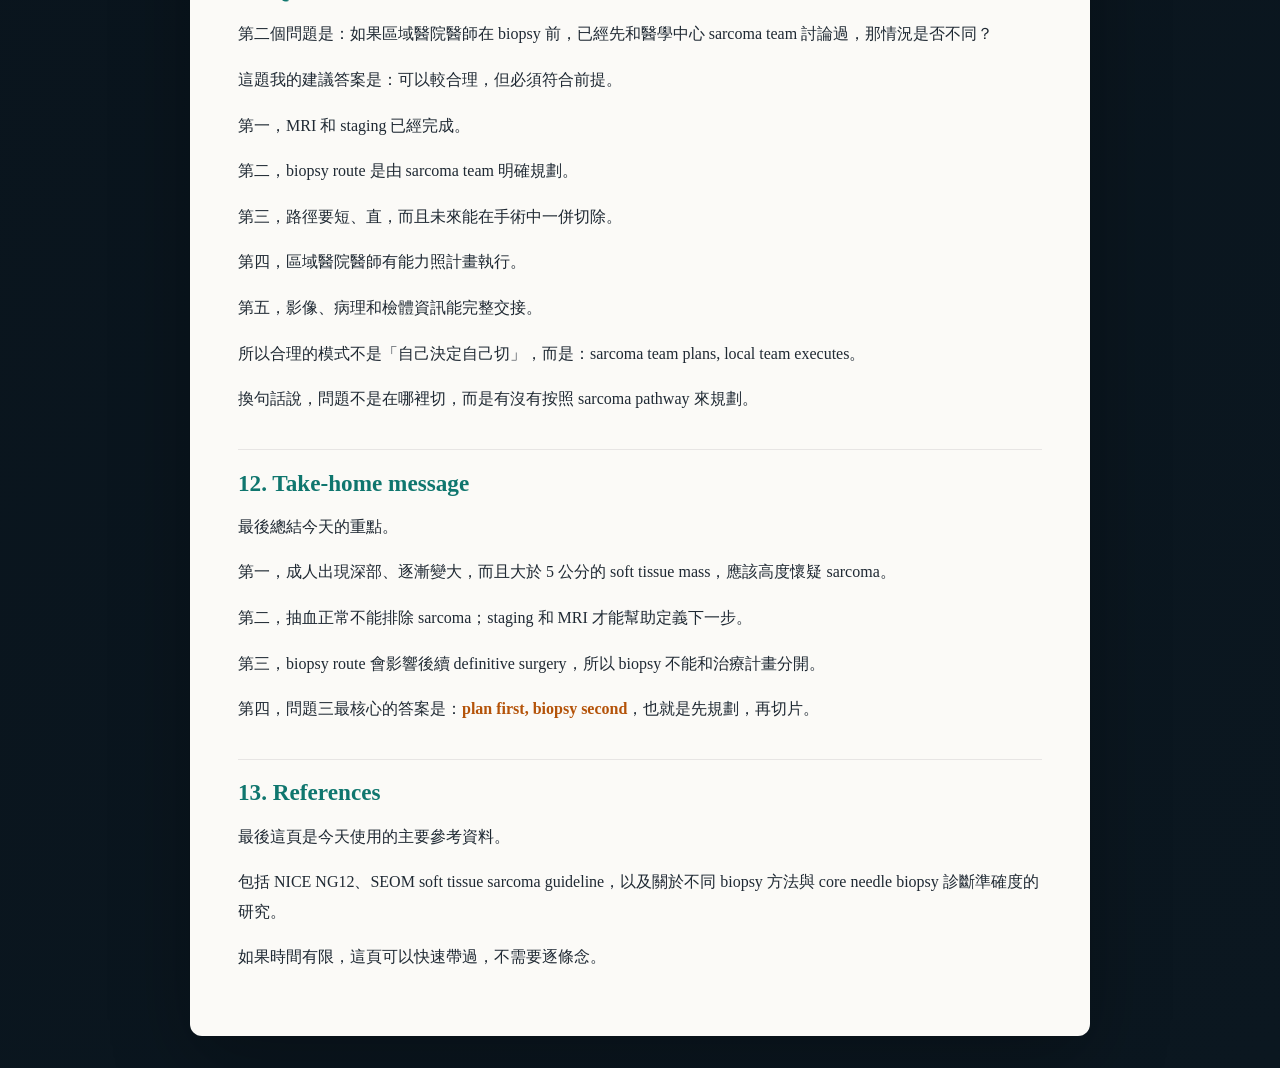
<file: 中文講稿.html>
<!doctype html>
<html lang="zh-Hant">
<head>
  <meta charset="utf-8" />
  <meta name="viewport" content="width=device-width, initial-scale=1" />
  <title>疑似軟組織肉瘤的切片規劃：中文講稿</title>
  <style>
    :root {
      --bg: #071018;
      --paper: #fbfaf7;
      --ink: #1f2933;
      --muted: #64748b;
      --accent: #0f766e;
      --accent-2: #b45309;
    }
    * { box-sizing: border-box; }
    body {
      margin: 0;
      color: var(--ink);
      background: linear-gradient(135deg, var(--bg), #0b1720);
      font-family: "Iowan Old Style", "Palatino Linotype", Palatino, Georgia, "Noto Serif TC", serif;
      line-height: 1.85;
    }
    main {
      width: min(900px, calc(100% - 2rem));
      margin: 2rem auto;
      padding: clamp(1.4rem, 4vw, 3rem);
      background: var(--paper);
      border-radius: 12px;
      box-shadow: 0 24px 80px rgba(0,0,0,.28);
    }
    h1 {
      margin: 0 0 1.6rem;
      color: #0f172a;
      font-size: clamp(2rem, 4vw, 3.2rem);
      line-height: 1.18;
      letter-spacing: -0.02em;
    }
    h2 {
      margin: 2.2rem 0 .8rem;
      padding-top: 1.1rem;
      border-top: 1px solid #e7e5e4;
      color: var(--accent);
      font-size: 1.45rem;
      line-height: 1.35;
    }
    h3 { color: var(--accent-2); }
    p { margin: 0 0 1rem; }
    strong { color: var(--accent-2); }
    .toolbar {
      position: sticky;
      top: 0;
      display: flex;
      justify-content: flex-end;
      gap: .6rem;
      padding: .8rem;
      background: rgba(7,16,24,.86);
      backdrop-filter: blur(12px);
    }
    button, a {
      border: 1px solid rgba(45,212,191,.35);
      border-radius: 999px;
      padding: .42rem .78rem;
      color: #ccfbf1;
      background: rgba(20,184,166,.12);
      font: 600 .88rem system-ui, sans-serif;
      text-decoration: none;
      cursor: pointer;
    }
    @media print {
      body { background: white; }
      .toolbar { display: none; }
      main {
        width: auto;
        margin: 0;
        padding: 0;
        box-shadow: none;
        border-radius: 0;
      }
      h2 { break-after: avoid; }
    }
  </style>
</head>
<body>
  <div class="toolbar">
    <a href="index.html">回到網頁</a>
    <button onclick="window.print()">列印 / 另存 PDF</button>
  </div>
  <main>
    <h1>疑似軟組織肉瘤的切片規劃：網頁版中文講稿</h1><h2>1. 開場</h2><p>大家好，今天我要報告的是骨骼系統疾病教案中的問題三：疑似軟組織肉瘤的 biopsy，應不應該由經驗不多的區域醫院骨科醫師安排？</p><p>這題表面上是在問「誰可以做切片」，但我覺得真正的重點是：對疑似 sarcoma 的病人來說，biopsy 不是單純取一塊組織送病理，而是整個診斷與治療計畫的一部分。</p><p>所以我今天會先從病人的 red flags 講起，再整理切片前 work-up、staging、MRI 的意義，最後回到問題三：到底什麼情況下不適合，什麼情況下可以接受。</p><p>今天最重要的一句話是：<strong>先規劃，再切片。</strong></p><h2>2. The real question</h2><p>這位病人是 64 歲女性，左大腿有一顆深部軟組織腫瘤，位在肌肉層內，大小大約是 9 乘 7 乘 6 公分，而且在兩個月內逐漸變大。</p><p>問題三分成兩個情境。</p><p>第一，如果區域醫院的骨科醫師對 sarcoma 經驗不多，由他安排 biopsy 是否適當？</p><p>第二，如果他在 biopsy 前，已經先和未來可能接手治療的醫學中心 sarcoma team 討論過，那為了病人就醫方便，由他安排 biopsy 是否適當？</p><p>所以這一題不是單純問醫院層級，也不是要否定區域醫院，而是要問：這個 biopsy 有沒有被放在一條 planned sarcoma pathway 裡面。</p><h2>3. Why suspicious?</h2><p>接著先看，為什麼這顆腫瘤需要被高度懷疑是 soft tissue sarcoma。</p><p>這位病人有幾個重要警訊。</p><p>第一，她是成人，新出現的 soft tissue mass。</p><p>第二，這顆腫瘤很深，位在肌肉層內，不是表淺皮下的小腫塊。</p><p>第三，它大於 5 公分，實際上已經有 9 乘 7 乘 6 公分。</p><p>第四，它在兩個月內逐漸變大。</p><p>NICE guideline 提到，成人出現 unexplained lump，而且持續變大時，需要快速評估 soft tissue sarcoma。SEOM guideline 也提醒，大於 5 公分、持續變大、深於 fascia 的腫塊，都應該懷疑 sarcoma。</p><p>因此這位病人符合多個 red flags，不能把它當成一般脂肪瘤直接處理。</p><p>這裡我放了兩張 guideline 相關圖片，重點是讓大家看到：sarcoma 的診斷流程不是從「看到腫塊就切」開始，而是先辨認警訊，再安排合適影像與專科評估。</p><h2>4. Blood tests</h2><p>教案中提到，病人住院後的抽血檢查都在正常範圍，包括 calcium、phosphate、ALP、LDH、CRP、ESR 等。</p><p>這些結果有一定的意義，但不能讓我們放心。</p><p>Ca、P、ALP 正常，代表目前沒有明顯支持骨侵犯或骨代謝異常的線索。</p><p>LDH 正常，代表沒有很明顯的高腫瘤負荷或快速細胞破壞的線索。</p><p>CRP 和 ESR 正常，讓感染或明顯發炎性疾病的可能性下降。</p><p>可是，soft tissue sarcoma 本來就可能抽血完全正常。因此抽血正常只能幫助我們排除一些 mimics，不能排除 sarcoma。後續還是要靠影像和組織診斷。</p><h2>5. Staging work-up</h2><p>接下來是 staging work-up。</p><p>教案裡提到，腫瘤分期診斷的結果，在其他部位沒有發現異常影像。</p><p>這個資訊的重點不是告訴我們腫瘤叫什麼名字，而是回答「疾病範圍到哪裡」。</p><p>如果目前沒有明顯遠端轉移，治療目標就可以朝局部控制和治癒性切除來規劃。</p><p>但如果一開始就發現多處轉移，治療策略就可能不同，例如先考慮全身性治療，或重新討論手術的目的。</p><p>所以 staging 的功能是幫我們畫出疾病地圖，也幫助決定後續 biopsy、手術和其他治療的順序。</p><h2>6. MRI before biopsy</h2><p>MRI 是疑似 soft tissue sarcoma 在 biopsy 前非常重要的局部地圖。</p><p>教案中的 MRI 描述是：左側近端大腿外側有一顆同質訊號的軟組織腫瘤，注射顯影劑後有明顯 contrast retention。</p><p>Contrast retention 的意思是顯影劑在腫瘤內停留，臨床上常提示腫瘤具有實質性血流供應，或有比較豐富的間質成分。在 myxoid tumor 裡，也可能和黏液樣基質造成的延遲顯影有關。</p><p>它不是某一種 sarcoma 的特異診斷，但是它支持這不是單純囊腫，而是需要組織診斷的實質性腫瘤。</p><p>MRI 還能幫助我們知道腫瘤大小、深度、所在 compartment、和骨頭或神經血管束的關係，也可以幫助選擇比較適合取樣的位置。</p><p>因此 SEOM guideline 會強調，疑似 soft tissue sarcoma 時，MRI 應該在 biopsy 前完成。</p><p>網頁上方兩張 MRI 圖是用來提醒我們，MRI 不只是確認「有沒有腫瘤」，而是讓團隊知道腫瘤的範圍、顯影區域、和周邊重要結構的關係。下面的 guideline 圖則是作為 MRI before biopsy 的文獻佐證。</p><h2>7. Biopsy is not just taking a piece</h2><p>接著進入問題三最核心的觀念：biopsy 不是單純取一塊組織。</p><p>在疑似 sarcoma 的情境下，biopsy tract 可能被腫瘤細胞污染。因此未來 definitive surgery 時，這條 biopsy route 通常也需要被一併切除。</p><p>如果 biopsy route 設計不好，可能會污染不必要的 compartment。</p><p>如果取樣位置不對，也可能只取到壞死區或不具代表性的組織，導致診斷不準。</p><p>如果太靠近神經血管束，會導致後續手術範圍變大，甚至影響功能保留與重建。</p><p>所以對 sarcoma 而言，第一刀就已經是治療計畫的一部分。</p><h2>8. Why core needle biopsy?</h2><p>在 biopsy 方法上，疑似 sarcoma 通常不應該把腫瘤當成普通脂肪瘤直接 excision。</p><p>常見的切片方法可以分成幾類。</p><p>第一是 fine needle aspiration，也就是細針抽吸。它侵入性低，但主要取得細胞，對軟組織肉瘤來說，診斷準確度和代表性通常不足，因此不建議作為常規方法。</p><p>第二是 core needle biopsy，也就是粗針穿刺切片。它可以取得組織核心樣本，通常能在局部麻醉下執行，深層腫瘤則建議用超音波或 CT 導引。文獻顯示，CNB 對惡性病變的敏感度和特異度都很高，而且併發症風險比切開式切片低。</p><p>第三是 incisional biopsy，也就是切開式切片。它可以取得較大的組織量，適合需要更多組織做分子分析、組織庫存或前面經皮切片無法診斷的情況。但它比較侵入性，切口方向和止血都要非常小心，必須配合未來手術路徑。</p><p>第四是 excisional biopsy，也就是切除式切片。它只適合很特定的情況，例如表淺、小於 3 公分、且遠離重要結構的腫瘤；不適合這位病人這種深部、大型、疑似 sarcoma 的腫瘤。</p><p>所以整體來說，目前比較支持 image-guided CNB 作為許多疑似 sarcoma 的首選方法，因為它兼顧診斷準確度、低侵入性、低污染風險、成本和路徑控制。</p><p>網頁上的 CNB 圖是一位 78 歲病人的例子。病人左腿有大型可觸摸腫塊，MRI 顯示 15 乘 9 公分的異質性顯影腫瘤。團隊使用 HistoCore core needle biopsy device 取樣。初診後一天，病理就診斷為 high-grade sarcoma；五天後免疫組織化學進一步確認是 undifferentiated pleomorphic sarcoma</p><h2>9. Route selection challenge</h2><p>這裡我想讓大家做一個 biopsy route 的小判斷。</p><p>圖中是一位 19 歲女孩的腿部 MRI，影像顯示異質性、顯影明顯的腫瘤。問題是：如果要切片，你會選紅色箭頭，還是綠色箭頭？</p><p>紅色箭頭代表從腫瘤後側做經皮 CNB。當時團隊選擇這條路徑，是因為腫瘤ventral side和peroneal nerve關係很近，希望避開神經。不過，兩次從紅色箭頭進行的 CNB 都沒有得到明確病理結果。</p><p>後來，團隊必須從顯影更明顯的腹側區域，也就是綠色箭頭，做 open biopsy，才診斷出 extraskeletal Ewing sarcoma。</p><p>這個案例造成大約兩週半的診斷延遲，也提醒我們：陰性或無法診斷的 CNB 不能直接排除惡性。臨床表現、影像特徵和病理結果必須一起判讀。如果三者不一致，就要持續追求正確診斷。</p><h2>10. Question 3A</h2><p>接下來我們回到第一個問題。</p><p>如果區域醫院的骨科醫師對 sarcoma 經驗不多，自己安排 biopsy，這樣適當嗎？</p><p>這裡可以先請大家投票。</p><p>我的建議答案是：通常不適當，或至少不是最佳做法。</p><p>原因是，這位病人的腫瘤已經大、深、逐漸變大，符合疑似 sarcoma 的警訊。</p><p>這時候 biopsy route 會影響後續 definitive surgery。如果沒有經過 sarcoma team 規劃，可能造成路徑污染、取樣不佳，或讓後續手術變得更困難。</p><p>因此比較理想的做法是先轉介 sarcoma center，或至少在 biopsy 前先和專門團隊討論。</p><h2>11. Question 3B</h2><p>第二個問題是：如果區域醫院醫師在 biopsy 前，已經先和醫學中心 sarcoma team 討論過，那情況是否不同？</p><p>這題我的建議答案是：可以較合理，但必須符合前提。</p><p>第一，MRI 和 staging 已經完成。</p><p>第二，biopsy route 是由 sarcoma team 明確規劃。</p><p>第三，路徑要短、直，而且未來能在手術中一併切除。</p><p>第四，區域醫院醫師有能力照計畫執行。</p><p>第五，影像、病理和檢體資訊能完整交接。</p><p>所以合理的模式不是「自己決定自己切」，而是：sarcoma team plans, local team executes。</p><p>換句話說，問題不是在哪裡切，而是有沒有按照 sarcoma pathway 來規劃。</p><h2>12. Take-home message</h2><p>最後總結今天的重點。</p><p>第一，成人出現深部、逐漸變大，而且大於 5 公分的 soft tissue mass，應該高度懷疑 sarcoma。</p><p>第二，抽血正常不能排除 sarcoma；staging 和 MRI 才能幫助定義下一步。</p><p>第三，biopsy route 會影響後續 definitive surgery，所以 biopsy 不能和治療計畫分開。</p><p>第四，問題三最核心的答案是：<strong>plan first, biopsy second</strong>，也就是先規劃，再切片。</p><h2>13. References</h2><p>最後這頁是今天使用的主要參考資料。</p><p>包括 NICE NG12、SEOM soft tissue sarcoma guideline，以及關於不同 biopsy 方法與 core needle biopsy 診斷準確度的研究。</p><p>如果時間有限，這頁可以快速帶過，不需要逐條念。</p>
  </main>
</body>
</html>
</file>
<file: style.css>
:root {
  --bg: #071018;
  --bg-2: #0b1720;
  --ink: #e7fffb;
  --muted: #9fb8ba;
  --panel: rgba(10, 24, 34, 0.82);
  --panel-2: rgba(38, 24, 8, 0.9);
  --line: rgba(94, 234, 212, 0.48);
  --line-2: rgba(245, 158, 11, 0.58);
  --accent: #2dd4bf;
  --accent-2: #f59e0b;
  --shadow: rgba(0, 0, 0, 0.24);
  --serif: "Iowan Old Style", "Palatino Linotype", Palatino, Georgia, "Noto Serif TC", serif;
  --sans: ui-sans-serif, system-ui, -apple-system, BlinkMacSystemFont, "Noto Sans TC", "Segoe UI", sans-serif;
}

* {
  box-sizing: border-box;
}

html {
  scroll-behavior: smooth;
  scroll-padding-top: 80px;
}

body {
  margin: 0;
  color: var(--ink);
  font-family: var(--serif);
  line-height: 1.5;
  background:
    radial-gradient(circle at 16% 10%, rgba(45, 212, 191, 0.14), transparent 28rem),
    radial-gradient(circle at 85% 72%, rgba(245, 158, 11, 0.12), transparent 30rem),
    linear-gradient(135deg, var(--bg), var(--bg-2) 52%, #101f2a);
}

a {
  color: inherit;
  text-decoration: none;
}

.topbar {
  position: sticky;
  top: 0;
  z-index: 10;
  display: flex;
  align-items: center;
  justify-content: space-between;
  gap: 1rem;
  min-height: 64px;
  padding: 0.85rem clamp(1rem, 3vw, 2rem);
  background: rgba(7, 16, 24, 0.78);
  border-bottom: 1px solid rgba(94, 234, 212, 0.18);
  backdrop-filter: blur(14px);
}

.topbar,
button,
nav a,
.eyebrow,
.kicker,
.panel-label,
.path-node span,
.refline {
  font-family: var(--sans);
}

.brand {
  display: inline-flex;
  align-items: center;
  gap: 0.65rem;
  font-weight: 800;
  letter-spacing: 0;
}

.brand-mark {
  width: 1rem;
  height: 1rem;
  border-radius: 999px;
  border: 1px solid var(--accent);
  box-shadow: 0 0 18px rgba(45, 212, 191, 0.6), inset 0 0 10px rgba(45, 212, 191, 0.4);
}

nav {
  display: flex;
  gap: 0.55rem;
  flex-wrap: wrap;
  justify-content: center;
}

nav a,
.notes-toggle {
  border: 1px solid rgba(94, 234, 212, 0.26);
  border-radius: 999px;
  padding: 0.35rem 0.7rem;
  color: #c7fff7;
  background: rgba(45, 212, 191, 0.08);
  font-size: 0.82rem;
}

.notes-toggle {
  cursor: pointer;
  font: inherit;
}

.progress {
  position: fixed;
  top: 64px;
  left: 0;
  right: 0;
  z-index: 11;
  height: 3px;
  background: rgba(148, 163, 184, 0.12);
}

.progress-bar {
  height: 100%;
  width: 0;
  background: linear-gradient(90deg, var(--accent), var(--accent-2));
  box-shadow: 0 0 16px rgba(45, 212, 191, 0.45);
}

main {
  width: min(1120px, calc(100% - 2rem));
  margin: 0 auto;
}

.hero,
.section {
  min-height: 100vh;
  padding: clamp(5rem, 8vw, 7rem) 0;
  display: grid;
  align-items: center;
}

.hero,
.section {
  opacity: 0;
  transform: translateY(34px) scale(0.986);
  transition:
    opacity 760ms ease,
    transform 920ms cubic-bezier(0.2, 0.8, 0.2, 1);
}

.hero.in-view,
.section.in-view {
  opacity: 1;
  transform: translateY(0) scale(1);
}

.hero-inner {
  text-align: center;
}

.eyebrow,
.kicker,
.panel-label {
  color: #b8fff5;
  font-size: 0.78rem;
  font-weight: 750;
  text-transform: uppercase;
  letter-spacing: 0.08em;
}

h1,
h2,
h3,
p {
  margin-top: 0;
}

h1 {
  max-width: 920px;
  margin: 1rem auto 0;
  font-size: clamp(2.6rem, 7vw, 6.4rem);
  line-height: 0.98;
  letter-spacing: -0.02em;
  text-shadow: 0 0 26px rgba(45, 212, 191, 0.26);
}

h2 {
  font-size: clamp(2rem, 4vw, 4rem);
  line-height: 1.05;
  letter-spacing: -0.015em;
  margin-bottom: 0.8rem;
}

h3 {
  color: #f4fffd;
  margin-bottom: 0.8rem;
}

.lead {
  margin: 1.2rem auto 0;
  color: var(--muted);
  font-size: clamp(1.1rem, 2vw, 1.45rem);
}

.pathway {
  display: grid;
  grid-template-columns: 1fr auto 1fr auto 1fr;
  align-items: center;
  gap: 0.9rem;
  width: min(820px, 100%);
  margin: 2.8rem auto 0;
}

.path-node,
.panel,
.metric-card,
.choice,
.signal,
.answer-panel {
  position: relative;
  overflow: hidden;
  border: 1.5px solid var(--line);
  border-radius: 8px;
  background:
    linear-gradient(90deg, rgba(45, 212, 191, 0.1), transparent 32%),
    var(--panel);
  box-shadow:
    0 16px 38px var(--shadow),
    0 0 0 1px rgba(45, 212, 191, 0.08),
    inset 0 1px 0 rgba(255, 255, 255, 0.08);
  backdrop-filter: blur(12px);
}

.section.in-view .panel,
.section.in-view .metric-card,
.section.in-view .choice,
.section.in-view .signal {
  animation: floatIn 650ms both;
}

.section.in-view .panel:nth-child(2),
.section.in-view .metric-card:nth-child(2),
.section.in-view .choice:nth-child(2) {
  animation-delay: 80ms;
}

.section.in-view .panel:nth-child(3),
.section.in-view .metric-card:nth-child(3),
.section.in-view .choice:nth-child(3) {
  animation-delay: 150ms;
}

.section.in-view .metric-card:nth-child(4),
.section.in-view .choice:nth-child(4) {
  animation-delay: 220ms;
}

@keyframes floatIn {
  from {
    opacity: 0;
    transform: translateY(18px);
  }

  to {
    opacity: 1;
    transform: translateY(0);
  }
}

.path-node::before,
.panel::before,
.metric-card::before,
.choice::before,
.signal::before,
.answer-panel::before {
  content: "";
  position: absolute;
  inset: 0 0 auto 0;
  height: 2px;
  background: linear-gradient(90deg, var(--accent), transparent 42%, var(--accent-2));
}

.path-node {
  padding: 0.9rem 1rem;
  text-align: left;
}

.path-node span {
  display: block;
  color: var(--muted);
  font-size: 0.8rem;
}

.path-arrow {
  color: var(--accent-2);
  font-weight: 900;
  font-size: 1.5rem;
  text-shadow: 0 0 16px rgba(245, 158, 11, 0.5);
}

.section-title {
  margin-bottom: 2rem;
}

.section-title.center {
  text-align: center;
}

.two-col,
.three-col,
.flag-grid,
.poll-grid,
.image-grid,
.image-strip {
  display: grid;
  gap: 1rem;
}

.two-col {
  grid-template-columns: repeat(2, minmax(0, 1fr));
}

.three-col {
  grid-template-columns: repeat(3, minmax(0, 1fr));
}

.flag-grid,
.poll-grid {
  grid-template-columns: repeat(4, minmax(0, 1fr));
}

.image-grid.two {
  grid-template-columns: repeat(2, minmax(0, 1fr));
  margin-bottom: 1.3rem;
}

.image-strip {
  grid-template-columns: 1.35fr 0.65fr;
  align-items: stretch;
  margin-bottom: 1.3rem;
}

.panel,
.metric-card,
.signal,
.answer-panel {
  padding: 1.1rem;
}

.figure-card {
  position: relative;
  overflow: hidden;
  margin: 0;
  border: 0;
  border-radius: 8px;
  background: transparent;
  box-shadow: none;
}

.figure-card::before {
  content: none;
}

.figure-card img {
  display: block;
  width: 100%;
  height: 100%;
  max-height: 360px;
  object-fit: contain;
  border-radius: 8px;
  box-shadow: none;
}

.figure-card.wide img {
  object-fit: contain;
}

.evidence-figure {
  margin-top: 1rem;
  width: min(960px, 100%);
  margin-left: auto;
  margin-right: auto;
}

.evidence-figure img {
  max-height: 420px;
}

.cnb-figure {
  margin-top: 1.4rem;
}

.cnb-figure img {
  max-height: 520px;
}

.route-figure {
  margin-bottom: 1rem;
}

.route-figure img {
  max-height: 440px;
}

.answer-figure {
  margin-top: 1rem;
}

.answer-figure img {
  max-height: 260px;
}

figcaption {
  padding: 0.8rem 1rem 1rem;
  color: var(--muted);
  font-family: var(--sans);
  font-size: 0.86rem;
}

.table-wrap {
  overflow-x: auto;
  border: 1.5px solid var(--line);
  border-radius: 8px;
  background: rgba(10, 24, 34, 0.78);
  box-shadow: 0 16px 38px var(--shadow);
}

.comparison-table {
  width: 100%;
  min-width: 900px;
  border-collapse: collapse;
  font-family: var(--sans);
  font-size: 0.9rem;
}

.comparison-table th,
.comparison-table td {
  padding: 0.85rem;
  vertical-align: top;
  border-bottom: 1px solid rgba(94, 234, 212, 0.16);
}

.comparison-table th {
  color: #c7fff7;
  text-align: left;
  background: rgba(45, 212, 191, 0.12);
}

.comparison-table td span {
  color: var(--muted);
  font-size: 0.78rem;
}

.comparison-table tbody tr:last-child td {
  border-bottom: 0;
}

.comparison-table .highlight-row {
  background: rgba(45, 212, 191, 0.08);
}

.panel.emphasis {
  border-color: var(--line-2);
  background:
    linear-gradient(120deg, rgba(245, 158, 11, 0.18), transparent 34%),
    var(--panel-2);
}

.panel ul,
.panel ol {
  margin: 0;
  padding-left: 1.15rem;
}

.metric-card {
  min-height: 8.5rem;
  display: flex;
  flex-direction: column;
  justify-content: center;
  text-align: center;
}

.metric-card strong {
  display: block;
  color: var(--accent);
  font-size: clamp(2rem, 4vw, 3.5rem);
  line-height: 1;
  font-family: var(--serif);
}

.metric-card span,
.muted,
.refline {
  color: var(--muted);
}

.takeaway,
.center-statement {
  margin: 2rem 0 0;
  font-size: clamp(1.15rem, 2vw, 1.45rem);
}

.center-statement {
  text-align: center;
  max-width: 760px;
  margin-left: auto;
  margin-right: auto;
  margin-bottom: 2rem;
}

.signal {
  margin-top: 1.5rem;
  border-color: rgba(45, 212, 191, 0.52);
}

.refline {
  margin-top: 1rem;
  font-size: 0.78rem;
}

.big-text {
  font-size: 1.25rem;
}

.choice {
  min-height: 7rem;
  padding: 1rem;
  color: var(--ink);
  text-align: left;
  font: inherit;
  cursor: pointer;
}

.choice span {
  display: inline-grid;
  place-items: center;
  width: 2.1rem;
  height: 2.1rem;
  margin-right: 0.6rem;
  border: 1px solid var(--line-2);
  border-radius: 999px;
  color: #fff2c7;
  font-weight: 900;
  background: rgba(245, 158, 11, 0.13);
}

.choice.selected {
  border-color: var(--accent-2);
  box-shadow: 0 18px 42px rgba(0, 0, 0, 0.28), 0 0 28px rgba(245, 158, 11, 0.18);
}

.choice.revealed.correct {
  border-color: var(--accent);
  box-shadow: 0 18px 42px rgba(0, 0, 0, 0.28), 0 0 30px rgba(45, 212, 191, 0.24);
}

.answer-panel {
  display: none;
  margin-top: 1.4rem;
}

.answer-panel.visible {
  display: block;
}

.answer-panel ul {
  margin-bottom: 0;
  padding-left: 1.1rem;
}

.route-poll {
  grid-template-columns: repeat(2, minmax(0, 1fr));
}

.route-poll .choice:first-child span {
  border-color: rgba(248, 113, 113, 0.72);
  color: #fecaca;
  background: rgba(239, 68, 68, 0.14);
}

.route-poll .choice.correct span {
  border-color: rgba(74, 222, 128, 0.72);
  color: #bbf7d0;
  background: rgba(34, 197, 94, 0.14);
}

.message-list {
  display: grid;
  gap: 1rem;
}

.message-list span {
  color: var(--accent);
  font-weight: 850;
}

.speaker-note {
  display: none;
  margin-top: 1.5rem;
  padding: 1rem;
  color: #ffeacc;
  border: 1px solid rgba(245, 158, 11, 0.42);
  border-radius: 8px;
  background: rgba(37, 24, 8, 0.72);
}

body.show-notes .speaker-note {
  display: block;
}

@media (prefers-reduced-motion: reduce) {
  html {
    scroll-behavior: auto;
  }

  .hero,
  .section,
  .section.in-view .panel,
  .section.in-view .metric-card,
  .section.in-view .choice,
  .section.in-view .signal {
    opacity: 1;
    transform: none;
    transition: none;
    animation: none;
  }
}

.apa-list {
  font-size: 0.92rem;
}

.apa-list p {
  padding-left: 2rem;
  text-indent: -2rem;
  margin: 0 0 1rem;
}

@media (max-width: 820px) {
  .topbar {
    align-items: flex-start;
    flex-direction: column;
  }

  .progress {
    top: 112px;
  }

  .pathway,
  .two-col,
  .three-col,
  .flag-grid,
  .poll-grid,
  .image-grid.two,
  .image-strip,
  .route-poll {
    grid-template-columns: 1fr;
  }

  .path-arrow {
    transform: rotate(90deg);
    justify-self: center;
  }

  .hero,
  .section {
    min-height: auto;
    padding: 4.5rem 0;
  }
}
</file>
